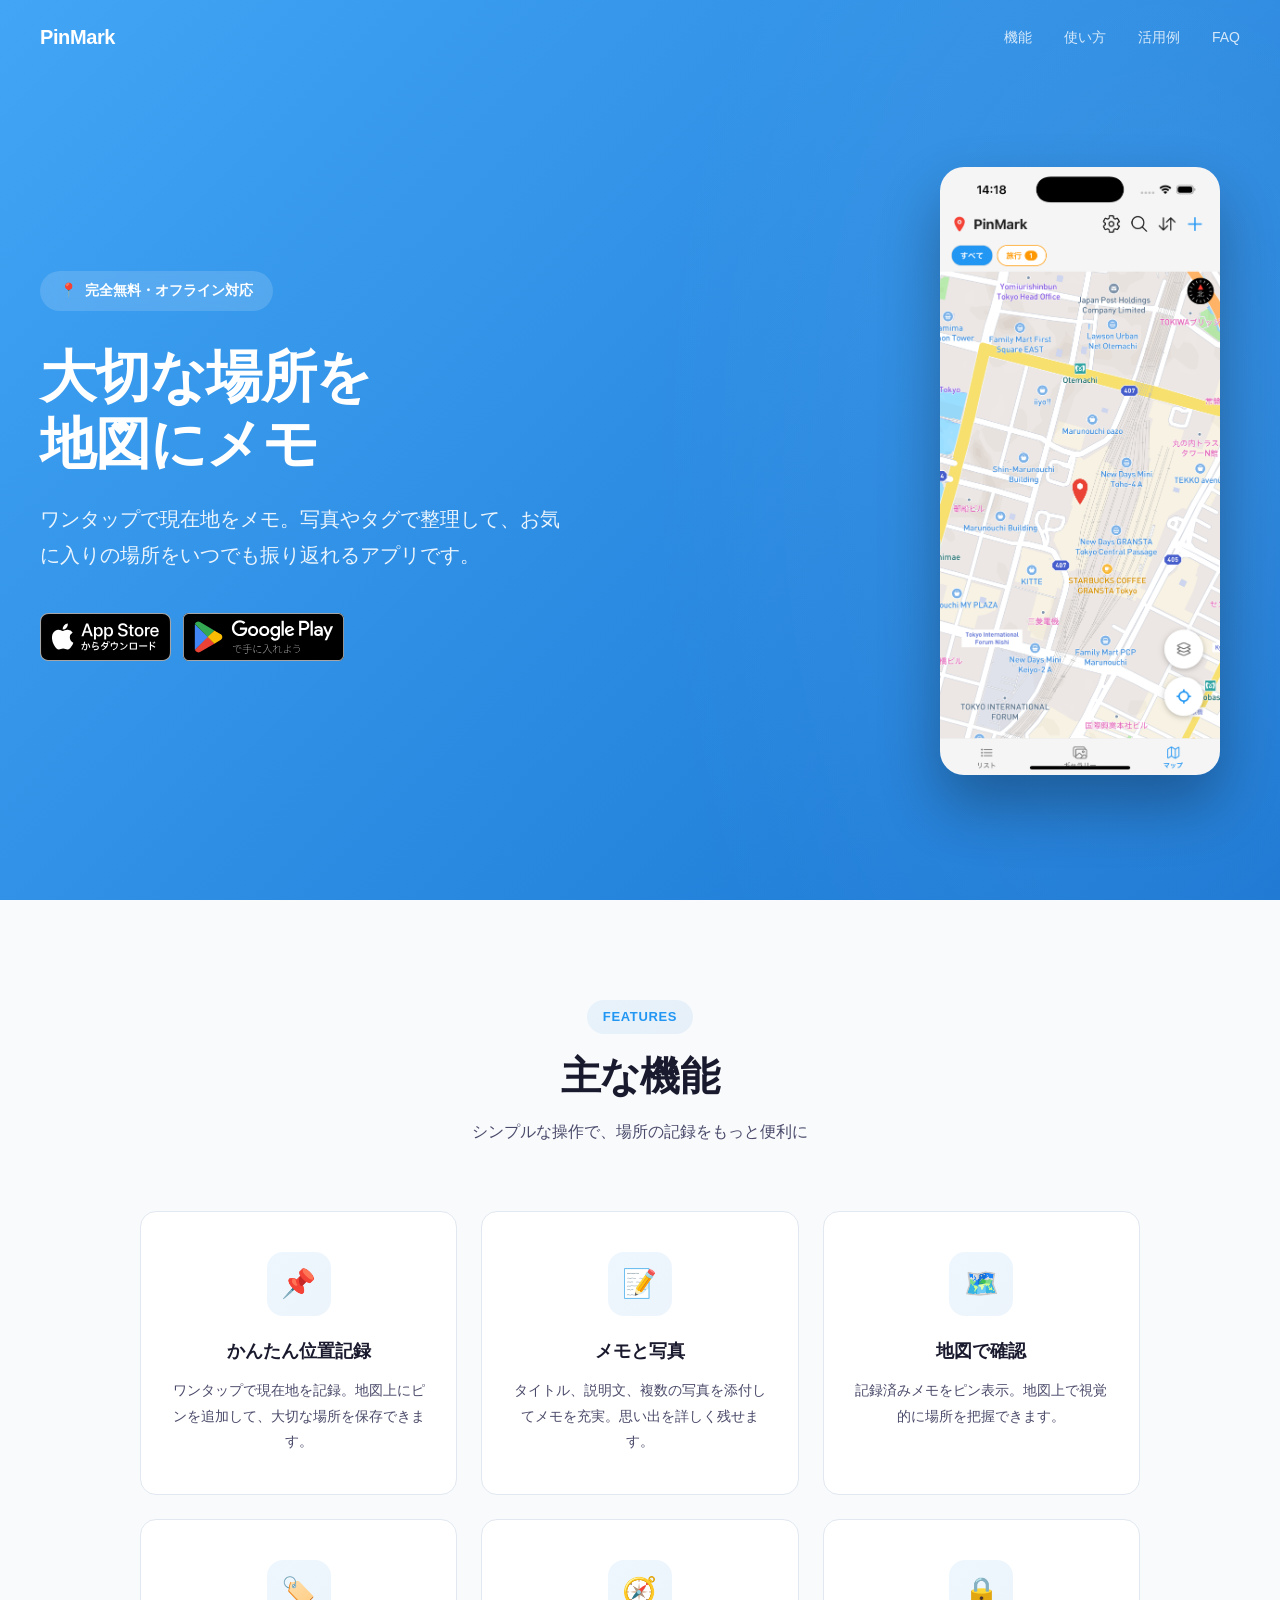
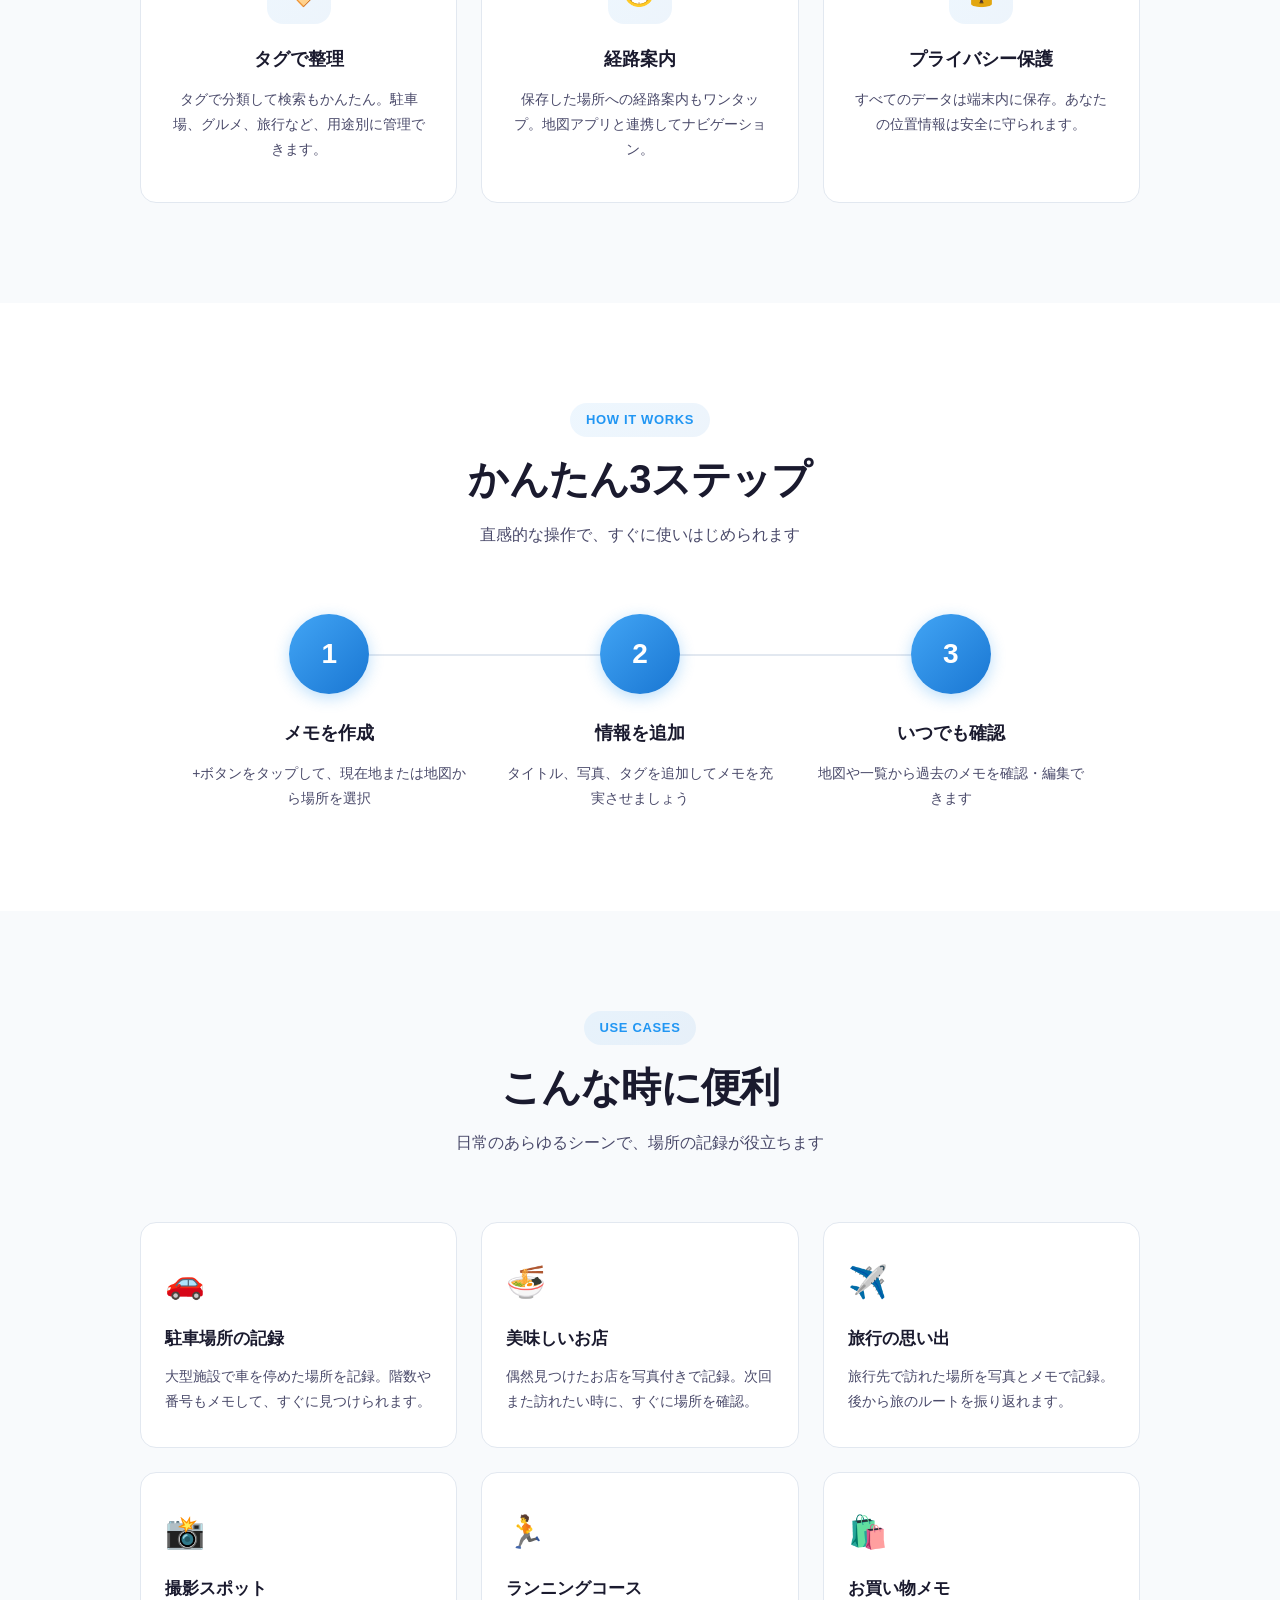
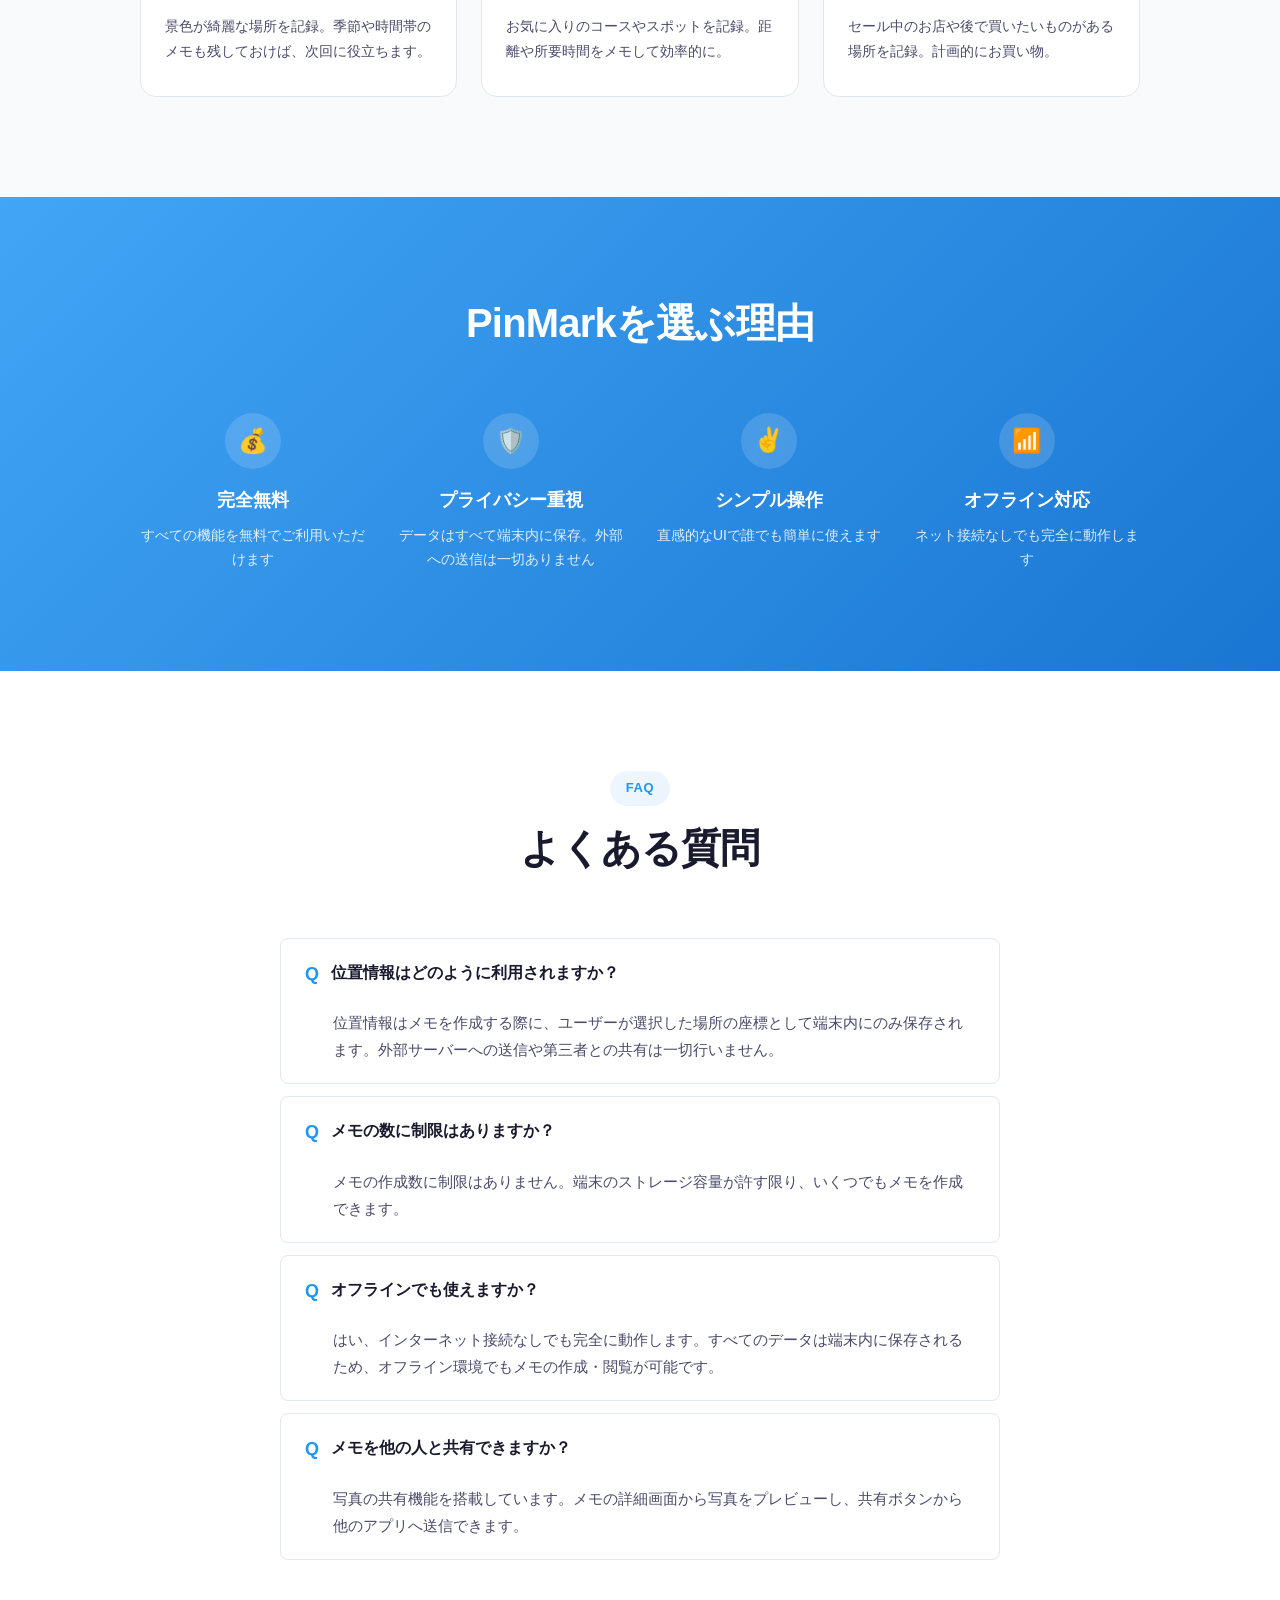
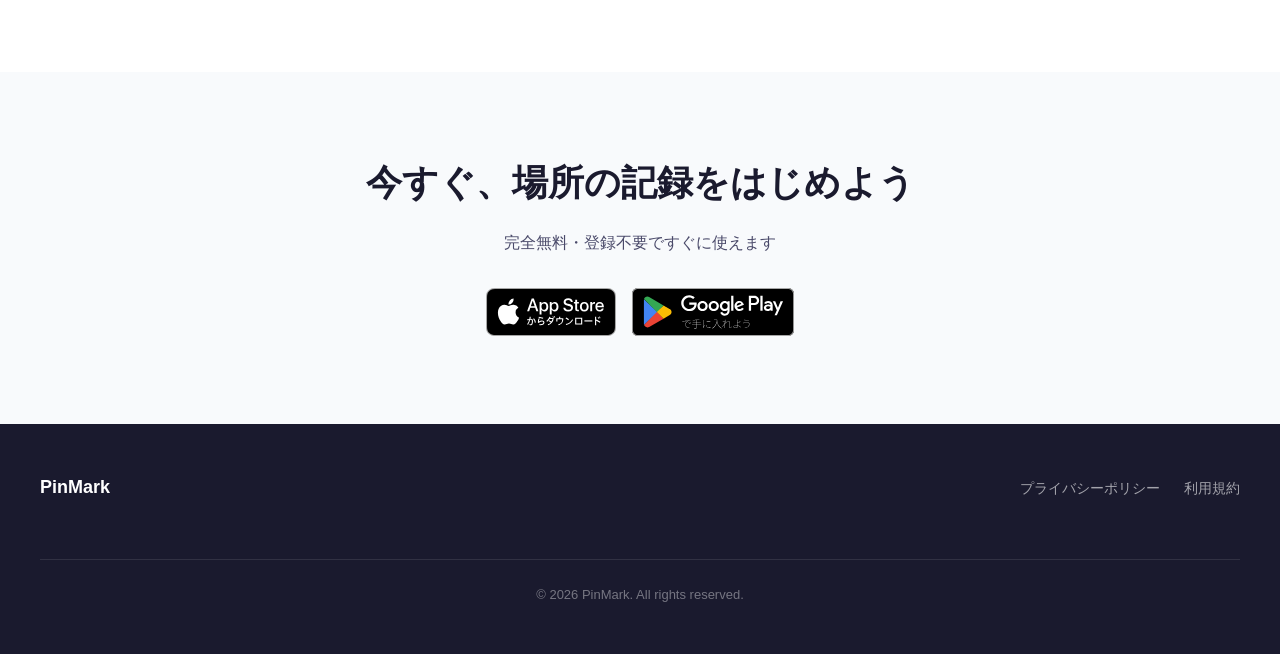
<file: index.html>
<!DOCTYPE html>
<html lang="ja">

<head>
    <meta charset="UTF-8">
    <meta name="viewport" content="width=device-width, initial-scale=1.0">

    <!-- SEO基本メタタグ -->
    <title>PinMark - 地図に残すメモアプリ | 場所の記録・整理・経路案内までこれ一つ</title>
    <meta name="description" content="【無料】位置メモアプリ PinMark。ワンタップで現在地にメモ・写真を保存。地図上にピン表示で場所を管理。駐車場の記録、お気に入りスポット、旅行の思い出に。オフライン対応・プライバシー重視。">
    <meta name="keywords" content="PinMark, 位置メモ, 地図メモ, 位置情報, メモアプリ, 地図アプリ, 場所記録, 駐車場記録, 旅行記録, スポット管理, iPhone, Android">
    <meta name="robots" content="index, follow">
    <meta name="author" content="PinMark">

    <!-- hreflang（多言語対応準備） -->
    <link rel="alternate" hreflang="ja" href="https://cocomemo.app/">
    <link rel="alternate" hreflang="x-default" href="https://cocomemo.app/">

    <!-- OGP (Open Graph Protocol) -->
    <meta property="og:type" content="website">
    <meta property="og:title" content="PinMark - 地図に残すメモアプリ | 場所の記録・整理・経路案内までこれ一つ">
    <meta property="og:description" content="【無料】ワンタップで現在地にメモ・写真を保存。地図上にピン表示で場所を管理。駐車場の記録、お気に入りスポット、旅行の思い出に。">
    <meta property="og:url" content="https://cocomemo.app/">
    <meta property="og:site_name" content="PinMark">
    <meta property="og:locale" content="ja_JP">
    <meta property="og:locale:alternate" content="en_US">

    <!-- Twitter Card -->
    <meta name="twitter:card" content="summary">
    <meta name="twitter:title" content="PinMark - 地図に残すメモアプリ | 場所の記録・整理・経路案内までこれ一つ">
    <meta name="twitter:description" content="ワンタップで現在地にメモ・写真を保存。地図上にピン表示で場所を管理。完全無料・オフライン対応。">

    <!-- 構造化データ (JSON-LD) - SoftwareApplication -->
    <script type="application/ld+json">
    {
        "@context": "https://schema.org",
        "@type": "SoftwareApplication",
        "name": "PinMark",
        "applicationCategory": "UtilitiesApplication",
        "operatingSystem": "iOS 14.0+, Android 6.0+",
        "offers": {
            "@type": "Offer",
            "price": "0",
            "priceCurrency": "JPY",
            "description": "完全無料 - すべての機能を無料でご利用いただけます",
            "availability": "https://schema.org/InStock"
        },
        "description": "地図上の現在地にメモを残せるシンプルな位置メモアプリ。ワンタップで場所を記録し、写真やタグで整理。駐車場の記録、お気に入りスポット、旅行の思い出に。",
        "featureList": [
            "ワンタップで現在地を記録",
            "写真・メモの添付",
            "地図上にピン表示",
            "タグによる分類・検索",
            "経路案内連携",
            "完全オフライン対応",
            "データは端末内に保存"
        ],
        "inLanguage": ["ja", "en"],
        "softwareVersion": "1.1.0"
    }
    </script>

    <!-- 構造化データ (JSON-LD) - WebSite -->
    <script type="application/ld+json">
    {
        "@context": "https://schema.org",
        "@type": "WebSite",
        "name": "PinMark",
        "url": "https://cocomemo.app/",
        "description": "地図上の現在地にメモを残せるシンプルな位置メモアプリ",
        "inLanguage": "ja"
    }
    </script>

    <!-- 構造化データ (JSON-LD) - Organization -->
    <script type="application/ld+json">
    {
        "@context": "https://schema.org",
        "@type": "Organization",
        "name": "PinMark",
        "url": "https://cocomemo.app/",
        "contactPoint": {
            "@type": "ContactPoint",
            "email": "cocomemo.developer@gmail.com",
            "contactType": "customer support"
        }
    }
    </script>

    <!-- 構造化データ (JSON-LD) - FAQPage -->
    <script type="application/ld+json">
    {
        "@context": "https://schema.org",
        "@type": "FAQPage",
        "mainEntity": [
            {
                "@type": "Question",
                "name": "PinMarkは無料で使えますか？",
                "acceptedAnswer": {
                    "@type": "Answer",
                    "text": "はい、PinMarkはすべての機能を完全無料でご利用いただけます。メモの作成数に制限はなく、端末のストレージ容量が許す限り、いくつでもメモを作成できます。"
                }
            },
            {
                "@type": "Question",
                "name": "位置情報はどのように利用されますか？",
                "acceptedAnswer": {
                    "@type": "Answer",
                    "text": "位置情報はメモを作成する際に、ユーザーが選択した場所の座標として端末内にのみ保存されます。外部サーバーへの送信や第三者との共有は一切行いません。"
                }
            },
            {
                "@type": "Question",
                "name": "オフラインでも使えますか？",
                "acceptedAnswer": {
                    "@type": "Answer",
                    "text": "はい、PinMarkはインターネット接続なしでも完全に動作します。すべてのデータは端末内に保存されるため、オフライン環境でもメモの作成・閲覧が可能です。"
                }
            }
        ]
    }
    </script>

    <!-- 構造化データ (JSON-LD) - BreadcrumbList -->
    <script type="application/ld+json">
    {
        "@context": "https://schema.org",
        "@type": "BreadcrumbList",
        "itemListElement": [
            {
                "@type": "ListItem",
                "position": 1,
                "name": "ホーム",
                "item": "https://cocomemo.app/"
            }
        ]
    }
    </script>

    <style>
        :root {
            --primary: #2196F3;
            --primary-dark: #1565c0;
            --primary-light: #42a5f5;
            --accent: #4CAF50;
            --text-primary: #1a1a2e;
            --text-secondary: #4a4a6a;
            --text-muted: #8a8aa3;
            --bg-primary: #ffffff;
            --bg-secondary: #f8fafc;
            --bg-tertiary: #f1f5f9;
            --border: #e2e8f0;
            --gradient: linear-gradient(135deg, #42a5f5 0%, #1976d2 100%);
            --gradient-soft: linear-gradient(135deg, rgba(33, 150, 243, 0.08) 0%, rgba(25, 118, 210, 0.08) 100%);
            --shadow-sm: 0 1px 2px rgba(0,0,0,0.05);
            --shadow-md: 0 4px 12px rgba(0,0,0,0.08);
            --shadow-lg: 0 12px 40px rgba(0,0,0,0.12);
            --radius-sm: 8px;
            --radius-md: 16px;
            --radius-lg: 24px;
        }

        * {
            margin: 0;
            padding: 0;
            box-sizing: border-box;
        }

        html {
            scroll-behavior: smooth;
        }

        body {
            font-family: -apple-system, BlinkMacSystemFont, 'Segoe UI', 'Hiragino Sans', 'Noto Sans JP', sans-serif;
            line-height: 1.7;
            color: var(--text-primary);
            background-color: var(--bg-primary);
            overflow-x: hidden;
        }

        /* Skip Link */
        .skip-link {
            position: absolute;
            top: -40px;
            left: 0;
            background: var(--primary);
            color: white;
            padding: 8px 16px;
            text-decoration: none;
            z-index: 100;
            border-radius: 0 0 var(--radius-sm) 0;
            font-size: 14px;
            font-weight: 600;
        }

        .skip-link:focus {
            top: 0;
        }

        /* Navigation */
        .site-header {
            position: absolute;
            top: 0;
            left: 0;
            right: 0;
            z-index: 10;
            padding: 20px 24px;
        }

        .site-nav {
            max-width: 1200px;
            margin: 0 auto;
        }

        .nav-container {
            display: flex;
            align-items: center;
            justify-content: space-between;
        }

        .nav-logo {
            font-size: 20px;
            font-weight: 800;
            color: white;
            text-decoration: none;
            letter-spacing: -0.02em;
        }

        .nav-links {
            display: flex;
            list-style: none;
            gap: 32px;
        }

        .nav-links a {
            color: rgba(255,255,255,0.8);
            text-decoration: none;
            font-size: 14px;
            font-weight: 500;
            transition: color 0.3s ease;
        }

        .nav-links a:hover {
            color: white;
        }

        @media (max-width: 768px) {
            .nav-links {
                display: none;
            }
        }

        /* Container */
        .container {
            max-width: 1200px;
            margin: 0 auto;
            padding: 0 24px;
        }

        .container-narrow {
            max-width: 800px;
            margin: 0 auto;
            padding: 0 24px;
        }

        /* ========================
           Hero Section
           ======================== */
        .hero {
            background: var(--gradient);
            min-height: 100vh;
            display: flex;
            align-items: center;
            position: relative;
            overflow: hidden;
            padding: 120px 24px 80px;
        }

        .hero::before {
            content: '';
            position: absolute;
            top: -50%;
            right: -30%;
            width: 80%;
            height: 200%;
            background: radial-gradient(ellipse, rgba(255,255,255,0.08) 0%, transparent 70%);
            pointer-events: none;
        }

        .hero-content {
            max-width: 1200px;
            margin: 0 auto;
            width: 100%;
            display: flex;
            align-items: center;
            gap: 80px;
        }

        .hero-text {
            flex: 1;
            color: white;
        }

        .hero-badge {
            display: inline-flex;
            align-items: center;
            gap: 8px;
            background: rgba(255,255,255,0.15);
            backdrop-filter: blur(10px);
            padding: 8px 20px;
            border-radius: 100px;
            font-size: 14px;
            font-weight: 600;
            color: white;
            margin-bottom: 32px;
        }

        .hero-title {
            font-size: clamp(36px, 5vw, 56px);
            font-weight: 800;
            line-height: 1.2;
            letter-spacing: -0.02em;
            margin-bottom: 24px;
        }

        .hero-subtitle {
            font-size: clamp(16px, 2vw, 20px);
            line-height: 1.8;
            opacity: 0.9;
            margin-bottom: 40px;
            max-width: 520px;
        }

        .hero-actions {
            display: flex;
            gap: 16px;
            flex-wrap: wrap;
            align-items: center;
        }

        /* Store Badges */
        .store-badges {
            display: flex;
            gap: 12px;
            flex-wrap: wrap;
            align-items: center;
        }

        .store-badge {
            display: inline-block;
            transition: all 0.3s ease;
        }

        .store-badge:hover {
            transform: translateY(-2px);
            opacity: 0.9;
        }

        .store-badge img {
            height: 48px;
            width: auto;
        }

        .hero-visual {
            flex: 0 0 320px;
            display: flex;
            justify-content: center;
        }

        .hero-phone-carousel {
            position: relative;
            width: 280px;
            aspect-ratio: 9 / 19.5;
        }

        .hero-phone-img {
            position: absolute;
            top: 0;
            left: 0;
            width: 100%;
            height: auto;
            border-radius: 24px;
            box-shadow: 0 30px 60px rgba(0,0,0,0.3);
            opacity: 0;
            transition: opacity 1s ease-in-out;
        }

        .hero-phone-img.active {
            opacity: 1;
        }

        @media (max-width: 900px) {
            .hero-content {
                flex-direction: column;
                text-align: center;
                gap: 48px;
            }

            .hero-subtitle {
                margin-left: auto;
                margin-right: auto;
            }

            .hero-actions {
                justify-content: center;
            }

            .hero-visual {
                flex: none;
            }

            .hero-phone-carousel {
                width: 240px;
            }
        }

        @media (max-width: 480px) {
            .hero {
                min-height: auto;
                padding: 100px 20px 60px;
            }

            .hero-visual {
                display: none;
            }
        }

        /* Buttons */
        .btn {
            display: inline-flex;
            align-items: center;
            gap: 8px;
            padding: 14px 32px;
            border-radius: 100px;
            text-decoration: none;
            font-weight: 700;
            font-size: 15px;
            transition: all 0.3s ease;
            border: none;
            cursor: pointer;
        }

        .btn-primary {
            background: white;
            color: var(--primary);
            box-shadow: 0 4px 15px rgba(0,0,0,0.15);
        }

        .btn-primary:hover {
            transform: translateY(-2px);
            box-shadow: 0 8px 25px rgba(0,0,0,0.2);
        }

        .btn-outline {
            background: transparent;
            color: white;
            border: 2px solid rgba(255,255,255,0.4);
        }

        .btn-outline:hover {
            background: rgba(255,255,255,0.1);
            border-color: white;
        }

        /* ========================
           Section Common
           ======================== */
        .section {
            padding: 100px 24px;
        }

        .section-alt {
            background: var(--bg-secondary);
        }

        .section-header {
            text-align: center;
            margin-bottom: 64px;
        }

        .section-label {
            display: inline-block;
            background: var(--gradient-soft);
            color: var(--primary);
            padding: 6px 16px;
            border-radius: 100px;
            font-size: 13px;
            font-weight: 700;
            letter-spacing: 0.05em;
            margin-bottom: 16px;
        }

        .section-title {
            font-size: clamp(28px, 4vw, 40px);
            font-weight: 800;
            color: var(--text-primary);
            letter-spacing: -0.02em;
            line-height: 1.3;
        }

        .section-desc {
            font-size: 16px;
            color: var(--text-secondary);
            max-width: 600px;
            margin: 16px auto 0;
            line-height: 1.8;
        }

        /* ========================
           Features Section
           ======================== */
        .features-grid {
            display: grid;
            grid-template-columns: repeat(3, 1fr);
            gap: 24px;
            max-width: 1000px;
            margin: 0 auto;
        }

        .feature-card {
            background: white;
            border-radius: var(--radius-md);
            padding: 40px 28px;
            text-align: center;
            border: 1px solid var(--border);
            transition: all 0.3s ease;
        }

        .feature-card:hover {
            transform: translateY(-4px);
            box-shadow: var(--shadow-lg);
            border-color: transparent;
        }

        .feature-icon-wrap {
            width: 64px;
            height: 64px;
            margin: 0 auto 20px;
            background: var(--gradient-soft);
            border-radius: var(--radius-md);
            display: flex;
            align-items: center;
            justify-content: center;
            font-size: 28px;
        }

        .feature-card h3 {
            font-size: 18px;
            font-weight: 700;
            color: var(--text-primary);
            margin-bottom: 12px;
        }

        .feature-card p {
            font-size: 14px;
            color: var(--text-secondary);
            line-height: 1.8;
        }

        @media (max-width: 900px) {
            .features-grid {
                grid-template-columns: repeat(2, 1fr);
            }
        }

        @media (max-width: 600px) {
            .features-grid {
                grid-template-columns: 1fr;
            }
        }

        /* ========================
           How It Works Section
           ======================== */
        .steps-container {
            display: flex;
            gap: 32px;
            max-width: 900px;
            margin: 0 auto;
            position: relative;
        }

        .steps-container::before {
            content: '';
            position: absolute;
            top: 40px;
            left: 15%;
            right: 15%;
            height: 2px;
            background: var(--border);
        }

        .step-item {
            flex: 1;
            text-align: center;
            position: relative;
        }

        .step-number {
            width: 80px;
            height: 80px;
            margin: 0 auto 24px;
            background: var(--gradient);
            border-radius: 50%;
            display: flex;
            align-items: center;
            justify-content: center;
            font-size: 28px;
            font-weight: 800;
            color: white;
            position: relative;
            z-index: 1;
            box-shadow: 0 4px 15px rgba(33, 150, 243, 0.3);
        }

        .step-item h3 {
            font-size: 18px;
            font-weight: 700;
            color: var(--text-primary);
            margin-bottom: 12px;
        }

        .step-item p {
            font-size: 14px;
            color: var(--text-secondary);
            line-height: 1.8;
        }

        @media (max-width: 600px) {
            .steps-container {
                flex-direction: column;
                gap: 40px;
            }

            .steps-container::before {
                top: 0;
                bottom: 0;
                left: 40px;
                right: auto;
                width: 2px;
                height: auto;
            }

            .step-item {
                display: flex;
                text-align: left;
                gap: 24px;
            }

            .step-number {
                width: 56px;
                height: 56px;
                flex-shrink: 0;
                margin: 0;
                font-size: 22px;
            }
        }

        /* ========================
           Use Cases Section
           ======================== */
        .usecases-grid {
            display: grid;
            grid-template-columns: repeat(3, 1fr);
            gap: 24px;
            max-width: 1000px;
            margin: 0 auto;
        }

        .usecase-card {
            background: white;
            border-radius: var(--radius-md);
            padding: 32px 24px;
            border: 1px solid var(--border);
            transition: all 0.3s ease;
        }

        .usecase-card:hover {
            border-color: var(--primary);
            box-shadow: var(--shadow-md);
        }

        .usecase-icon {
            font-size: 32px;
            margin-bottom: 16px;
        }

        .usecase-card h3 {
            font-size: 17px;
            font-weight: 700;
            color: var(--text-primary);
            margin-bottom: 10px;
        }

        .usecase-card p {
            font-size: 14px;
            color: var(--text-secondary);
            line-height: 1.8;
        }

        @media (max-width: 900px) {
            .usecases-grid {
                grid-template-columns: repeat(2, 1fr);
            }
        }

        @media (max-width: 600px) {
            .usecases-grid {
                grid-template-columns: 1fr;
            }
        }

        /* ========================
           Benefits Section
           ======================== */
        .benefits-section {
            background: var(--gradient);
            padding: 100px 24px;
        }

        .benefits-grid {
            display: grid;
            grid-template-columns: repeat(4, 1fr);
            gap: 32px;
            max-width: 1000px;
            margin: 0 auto;
        }

        .benefit-card {
            text-align: center;
            color: white;
        }

        .benefit-icon {
            width: 56px;
            height: 56px;
            margin: 0 auto 16px;
            background: rgba(255,255,255,0.15);
            backdrop-filter: blur(10px);
            border-radius: 50%;
            display: flex;
            align-items: center;
            justify-content: center;
            font-size: 24px;
        }

        .benefit-card h3 {
            font-size: 18px;
            font-weight: 700;
            margin-bottom: 8px;
        }

        .benefit-card p {
            font-size: 14px;
            opacity: 0.85;
            line-height: 1.7;
        }

        @media (max-width: 900px) {
            .benefits-grid {
                grid-template-columns: repeat(2, 1fr);
            }
        }

        @media (max-width: 480px) {
            .benefits-grid {
                grid-template-columns: 1fr;
            }
        }

        /* ========================
           FAQ Section
           ======================== */
        .faq-list {
            max-width: 720px;
            margin: 0 auto;
        }

        .faq-item {
            border: 1px solid var(--border);
            border-radius: var(--radius-sm);
            margin-bottom: 12px;
            overflow: hidden;
            transition: border-color 0.3s;
        }

        .faq-item:hover {
            border-color: var(--primary);
        }

        .faq-question {
            padding: 20px 24px;
            font-size: 16px;
            font-weight: 600;
            color: var(--text-primary);
            display: flex;
            align-items: flex-start;
            gap: 12px;
            cursor: default;
        }

        .faq-q-mark {
            color: var(--primary);
            font-weight: 800;
            font-size: 18px;
            flex-shrink: 0;
        }

        .faq-answer {
            padding: 0 24px 20px 52px;
            font-size: 15px;
            color: var(--text-secondary);
            line-height: 1.8;
        }

        /* ========================
           CTA Section
           ======================== */
        .cta-section {
            text-align: center;
            padding: 80px 24px;
            background: var(--bg-secondary);
        }

        .cta-title {
            font-size: clamp(24px, 3vw, 36px);
            font-weight: 800;
            color: var(--text-primary);
            margin-bottom: 16px;
        }

        .cta-desc {
            font-size: 16px;
            color: var(--text-secondary);
            margin-bottom: 32px;
        }

        .cta-buttons {
            display: flex;
            gap: 16px;
            justify-content: center;
            flex-wrap: wrap;
        }

        .btn-cta {
            display: inline-flex;
            align-items: center;
            gap: 8px;
            padding: 16px 36px;
            background: var(--gradient);
            color: white;
            border-radius: 100px;
            text-decoration: none;
            font-weight: 700;
            font-size: 16px;
            transition: all 0.3s ease;
            box-shadow: 0 4px 15px rgba(33, 150, 243, 0.3);
        }

        .btn-cta:hover {
            transform: translateY(-2px);
            box-shadow: 0 8px 25px rgba(33, 150, 243, 0.4);
        }

        /* ========================
           Footer
           ======================== */
        .site-footer {
            background: #1a1a2e;
            color: rgba(255,255,255,0.7);
            padding: 48px 24px;
        }

        .footer-content {
            max-width: 1200px;
            margin: 0 auto;
            display: flex;
            justify-content: space-between;
            align-items: center;
            flex-wrap: wrap;
            gap: 24px;
        }

        .footer-logo {
            font-size: 18px;
            font-weight: 800;
            color: white;
        }

        .footer-links {
            display: flex;
            gap: 24px;
            list-style: none;
        }

        .footer-links a {
            color: rgba(255,255,255,0.6);
            text-decoration: none;
            font-size: 14px;
            transition: color 0.3s;
        }

        .footer-links a:hover {
            color: white;
        }

        .footer-copy {
            width: 100%;
            text-align: center;
            margin-top: 32px;
            padding-top: 24px;
            border-top: 1px solid rgba(255,255,255,0.1);
            font-size: 13px;
            color: rgba(255,255,255,0.4);
        }

        /* ========================
           Animations
           ======================== */
        @keyframes fadeInUp {
            from {
                opacity: 0;
                transform: translateY(30px);
            }
            to {
                opacity: 1;
                transform: translateY(0);
            }
        }

        .fade-in {
            animation: fadeInUp 0.6s ease-out;
        }

        /* ========================
           Dark Mode
           ======================== */
        @media (prefers-color-scheme: dark) {
            :root {
                --text-primary: #e8e8f0;
                --text-secondary: #a0a0b8;
                --text-muted: #6a6a82;
                --bg-primary: #0f0f1a;
                --bg-secondary: #1a1a2e;
                --bg-tertiary: #252540;
                --border: #2a2a45;
            }

            .feature-card,
            .usecase-card {
                background: var(--bg-secondary);
            }

            .faq-item {
                background: var(--bg-secondary);
            }


            .cta-section {
                background: var(--bg-secondary);
            }
        }
    </style>
</head>

<body>
    <!-- アクセシビリティ: スキップリンク -->
    <a href="#main" class="skip-link">メインコンテンツへスキップ</a>

    <!-- Navigation -->
    <header class="site-header">
        <nav class="site-nav" aria-label="メインナビゲーション">
            <div class="nav-container">
                <a href="/" class="nav-logo" aria-label="PinMark ホーム">PinMark</a>
                <ul class="nav-links">
                    <li><a href="#features">機能</a></li>
                    <li><a href="#how-it-works">使い方</a></li>
                    <li><a href="#use-cases">活用例</a></li>
                    <li><a href="#faq">FAQ</a></li>
                </ul>
            </div>
        </nav>
    </header>

    <main id="main">
        <!-- ========================
             Hero Section
             ======================== -->
        <section class="hero" aria-label="PinMark紹介">
            <div class="hero-content fade-in">
                <div class="hero-text">
                    <div class="hero-badge">
                        <span>&#x1F4CD;</span> 完全無料・オフライン対応
                    </div>
                    <h1 class="hero-title">大切な場所を<br>地図にメモ</h1>
                    <p class="hero-subtitle">ワンタップで現在地をメモ。写真やタグで整理して、お気に入りの場所をいつでも振り返れるアプリです。</p>
                    <div class="hero-actions">
                        <div class="store-badges">
                            <a href="https://apps.apple.com/jp/app/%E3%82%B3%E3%82%B3%E3%83%A1%E3%83%A2-%E4%BD%8D%E7%BD%AE%E6%83%85%E5%A0%B1%E4%BB%98%E3%81%8D%E3%83%A1%E3%83%A2%E5%B8%B3/id6754334179" class="store-badge" aria-label="App Storeでダウンロード">
                                <img src="image/ios-badge.svg" alt="App Storeからダウンロード" height="48">
                            </a>
                            <a href="https://play.google.com/store/apps/details?id=com.sikakou.cocomemo&hl=ja" class="store-badge" aria-label="Google Playで手に入れよう">
                                <img src="image/android-badge.svg" alt="Google Playで手に入れよう" height="48">
                            </a>
                        </div>
                    </div>
                </div>
                <div class="hero-visual" aria-hidden="true">
                    <div class="hero-phone-carousel">
                        <img src="image/top.png" alt="PinMark アプリ画面" class="hero-phone-img active">
                        <img src="image/top2.png" alt="PinMark アプリ画面" class="hero-phone-img">
                    </div>
                </div>
            </div>
        </section>

        <!-- ========================
             Features Section
             ======================== -->
        <section id="features" class="section section-alt" aria-label="主な機能">
            <div class="container">
                <div class="section-header">
                    <span class="section-label">FEATURES</span>
                    <h2 class="section-title">主な機能</h2>
                    <p class="section-desc">シンプルな操作で、場所の記録をもっと便利に</p>
                </div>
                <div class="features-grid">
                    <div class="feature-card">
                        <div class="feature-icon-wrap">&#x1F4CC;</div>
                        <h3>かんたん位置記録</h3>
                        <p>ワンタップで現在地を記録。地図上にピンを追加して、大切な場所を保存できます。</p>
                    </div>
                    <div class="feature-card">
                        <div class="feature-icon-wrap">&#x1F4DD;</div>
                        <h3>メモと写真</h3>
                        <p>タイトル、説明文、複数の写真を添付してメモを充実。思い出を詳しく残せます。</p>
                    </div>
                    <div class="feature-card">
                        <div class="feature-icon-wrap">&#x1F5FA;&#xFE0F;</div>
                        <h3>地図で確認</h3>
                        <p>記録済みメモをピン表示。地図上で視覚的に場所を把握できます。</p>
                    </div>
                    <div class="feature-card">
                        <div class="feature-icon-wrap">&#x1F3F7;&#xFE0F;</div>
                        <h3>タグで整理</h3>
                        <p>タグで分類して検索もかんたん。駐車場、グルメ、旅行など、用途別に管理できます。</p>
                    </div>
                    <div class="feature-card">
                        <div class="feature-icon-wrap">&#x1F9ED;</div>
                        <h3>経路案内</h3>
                        <p>保存した場所への経路案内もワンタップ。地図アプリと連携してナビゲーション。</p>
                    </div>
                    <div class="feature-card">
                        <div class="feature-icon-wrap">&#x1F512;</div>
                        <h3>プライバシー保護</h3>
                        <p>すべてのデータは端末内に保存。あなたの位置情報は安全に守られます。</p>
                    </div>
                </div>
            </div>
        </section>

        <!-- ========================
             How It Works Section
             ======================== -->
        <section id="how-it-works" class="section" aria-label="使い方">
            <div class="container">
                <div class="section-header">
                    <span class="section-label">HOW IT WORKS</span>
                    <h2 class="section-title">かんたん3ステップ</h2>
                    <p class="section-desc">直感的な操作で、すぐに使いはじめられます</p>
                </div>
                <div class="steps-container">
                    <div class="step-item">
                        <div class="step-number">1</div>
                        <div>
                            <h3>メモを作成</h3>
                            <p>+ボタンをタップして、現在地または地図から場所を選択</p>
                        </div>
                    </div>
                    <div class="step-item">
                        <div class="step-number">2</div>
                        <div>
                            <h3>情報を追加</h3>
                            <p>タイトル、写真、タグを追加してメモを充実させましょう</p>
                        </div>
                    </div>
                    <div class="step-item">
                        <div class="step-number">3</div>
                        <div>
                            <h3>いつでも確認</h3>
                            <p>地図や一覧から過去のメモを確認・編集できます</p>
                        </div>
                    </div>
                </div>
            </div>
        </section>

        <!-- ========================
             Use Cases Section
             ======================== -->
        <section id="use-cases" class="section section-alt" aria-label="活用例">
            <div class="container">
                <div class="section-header">
                    <span class="section-label">USE CASES</span>
                    <h2 class="section-title">こんな時に便利</h2>
                    <p class="section-desc">日常のあらゆるシーンで、場所の記録が役立ちます</p>
                </div>
                <div class="usecases-grid">
                    <div class="usecase-card">
                        <div class="usecase-icon">&#x1F697;</div>
                        <h3>駐車場所の記録</h3>
                        <p>大型施設で車を停めた場所を記録。階数や番号もメモして、すぐに見つけられます。</p>
                    </div>
                    <div class="usecase-card">
                        <div class="usecase-icon">&#x1F35C;</div>
                        <h3>美味しいお店</h3>
                        <p>偶然見つけたお店を写真付きで記録。次回また訪れたい時に、すぐに場所を確認。</p>
                    </div>
                    <div class="usecase-card">
                        <div class="usecase-icon">&#x2708;&#xFE0F;</div>
                        <h3>旅行の思い出</h3>
                        <p>旅行先で訪れた場所を写真とメモで記録。後から旅のルートを振り返れます。</p>
                    </div>
                    <div class="usecase-card">
                        <div class="usecase-icon">&#x1F4F8;</div>
                        <h3>撮影スポット</h3>
                        <p>景色が綺麗な場所を記録。季節や時間帯のメモも残しておけば、次回に役立ちます。</p>
                    </div>
                    <div class="usecase-card">
                        <div class="usecase-icon">&#x1F3C3;</div>
                        <h3>ランニングコース</h3>
                        <p>お気に入りのコースやスポットを記録。距離や所要時間をメモして効率的に。</p>
                    </div>
                    <div class="usecase-card">
                        <div class="usecase-icon">&#x1F6CD;&#xFE0F;</div>
                        <h3>お買い物メモ</h3>
                        <p>セール中のお店や後で買いたいものがある場所を記録。計画的にお買い物。</p>
                    </div>
                </div>
            </div>
        </section>

        <!-- ========================
             Benefits Section
             ======================== -->
        <section class="benefits-section" aria-label="PinMarkを選ぶ理由">
            <div class="container">
                <div class="section-header">
                    <h2 class="section-title" style="color: white;">PinMarkを選ぶ理由</h2>
                </div>
                <div class="benefits-grid">
                    <div class="benefit-card">
                        <div class="benefit-icon">&#x1F4B0;</div>
                        <h3>完全無料</h3>
                        <p>すべての機能を無料でご利用いただけます</p>
                    </div>
                    <div class="benefit-card">
                        <div class="benefit-icon">&#x1F6E1;&#xFE0F;</div>
                        <h3>プライバシー重視</h3>
                        <p>データはすべて端末内に保存。外部への送信は一切ありません</p>
                    </div>
                    <div class="benefit-card">
                        <div class="benefit-icon">&#x270C;&#xFE0F;</div>
                        <h3>シンプル操作</h3>
                        <p>直感的なUIで誰でも簡単に使えます</p>
                    </div>
                    <div class="benefit-card">
                        <div class="benefit-icon">&#x1F4F6;</div>
                        <h3>オフライン対応</h3>
                        <p>ネット接続なしでも完全に動作します</p>
                    </div>
                </div>
            </div>
        </section>

        <!-- ========================
             FAQ Section
             ======================== -->
        <section id="faq" class="section" aria-label="よくある質問">
            <div class="container">
                <div class="section-header">
                    <span class="section-label">FAQ</span>
                    <h2 class="section-title">よくある質問</h2>
                </div>
                <div class="faq-list">
                    <div class="faq-item">
                        <div class="faq-question">
                            <span class="faq-q-mark">Q</span>
                            <span>位置情報はどのように利用されますか？</span>
                        </div>
                        <div class="faq-answer">
                            位置情報はメモを作成する際に、ユーザーが選択した場所の座標として端末内にのみ保存されます。外部サーバーへの送信や第三者との共有は一切行いません。
                        </div>
                    </div>
                    <div class="faq-item">
                        <div class="faq-question">
                            <span class="faq-q-mark">Q</span>
                            <span>メモの数に制限はありますか？</span>
                        </div>
                        <div class="faq-answer">
                            メモの作成数に制限はありません。端末のストレージ容量が許す限り、いくつでもメモを作成できます。
                        </div>
                    </div>
                    <div class="faq-item">
                        <div class="faq-question">
                            <span class="faq-q-mark">Q</span>
                            <span>オフラインでも使えますか？</span>
                        </div>
                        <div class="faq-answer">
                            はい、インターネット接続なしでも完全に動作します。すべてのデータは端末内に保存されるため、オフライン環境でもメモの作成・閲覧が可能です。
                        </div>
                    </div>
                    <div class="faq-item">
                        <div class="faq-question">
                            <span class="faq-q-mark">Q</span>
                            <span>メモを他の人と共有できますか？</span>
                        </div>
                        <div class="faq-answer">
                            写真の共有機能を搭載しています。メモの詳細画面から写真をプレビューし、共有ボタンから他のアプリへ送信できます。
                        </div>
                    </div>
                </div>
            </div>
        </section>

        <!-- ========================
             CTA Section
             ======================== -->
        <section class="cta-section" aria-label="ダウンロード">
            <h2 class="cta-title">今すぐ、場所の記録をはじめよう</h2>
            <p class="cta-desc">完全無料・登録不要ですぐに使えます</p>
            <div class="cta-buttons">
                <a href="https://apps.apple.com/jp/app/%E3%82%B3%E3%82%B3%E3%83%A1%E3%83%A2-%E4%BD%8D%E7%BD%AE%E6%83%85%E5%A0%B1%E4%BB%98%E3%81%8D%E3%83%A1%E3%83%A2%E5%B8%B3/id6754334179" class="store-badge" aria-label="App Storeでダウンロード">
                    <img src="image/ios-badge.svg" alt="App Storeからダウンロード" height="48">
                </a>
                <a href="https://play.google.com/store/apps/details?id=com.sikakou.cocomemo&hl=ja" class="store-badge" aria-label="Google Playで手に入れよう">
                    <img src="image/android-badge.svg" alt="Google Playで手に入れよう" height="48">
                </a>
            </div>
        </section>
    </main>

    <!-- ========================
         Footer
         ======================== -->
    <footer class="site-footer">
        <div class="footer-content">
            <div class="footer-logo">PinMark</div>
            <ul class="footer-links">
                <li><a href="privacy.html">プライバシーポリシー</a></li>
                <li><a href="terms.html">利用規約</a></li>
            </ul>
            <div class="footer-copy">&copy; 2026 PinMark. All rights reserved.</div>
        </div>
    </footer>

    <script>
        (function() {
            var imgs = document.querySelectorAll('.hero-phone-carousel .hero-phone-img');
            if (imgs.length < 2) return;
            var current = 0;
            setInterval(function() {
                imgs[current].classList.remove('active');
                current = (current + 1) % imgs.length;
                imgs[current].classList.add('active');
            }, 4000);
        })();
    </script>
</body>

</html>
</file>
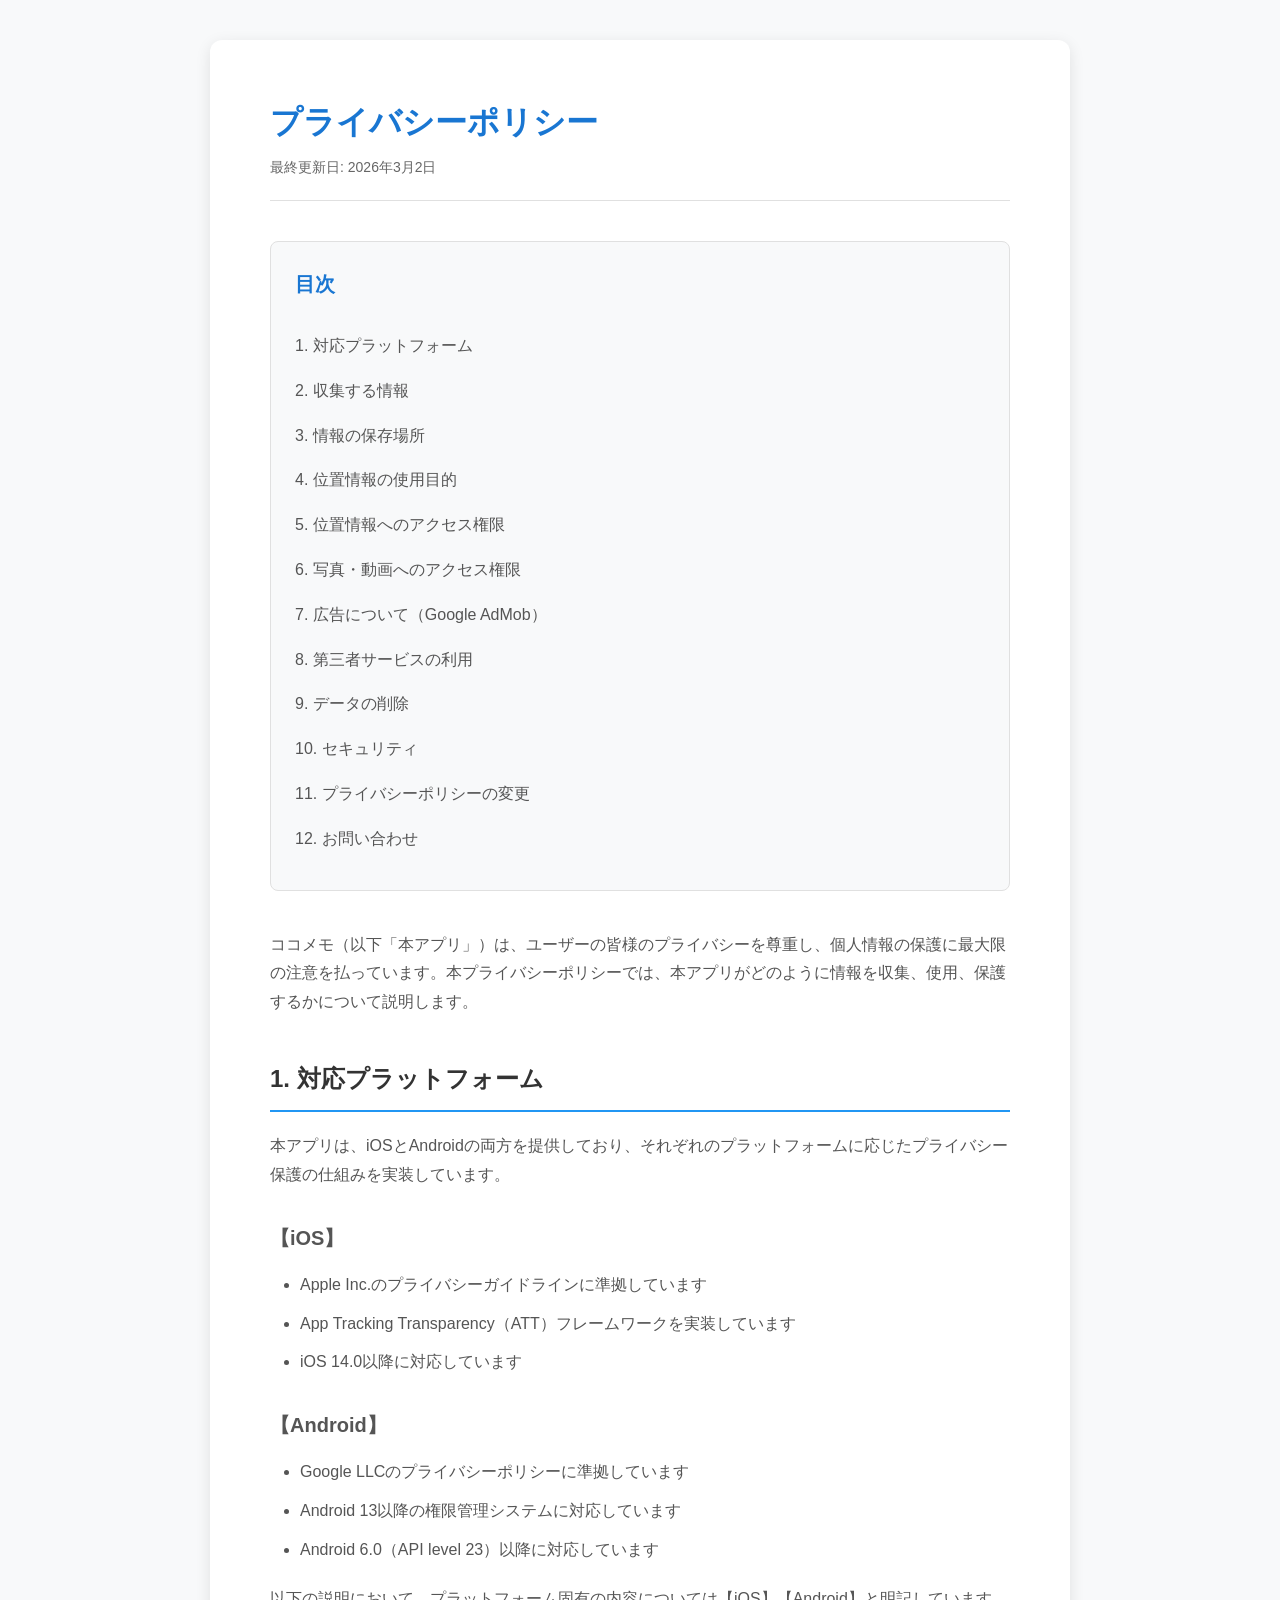
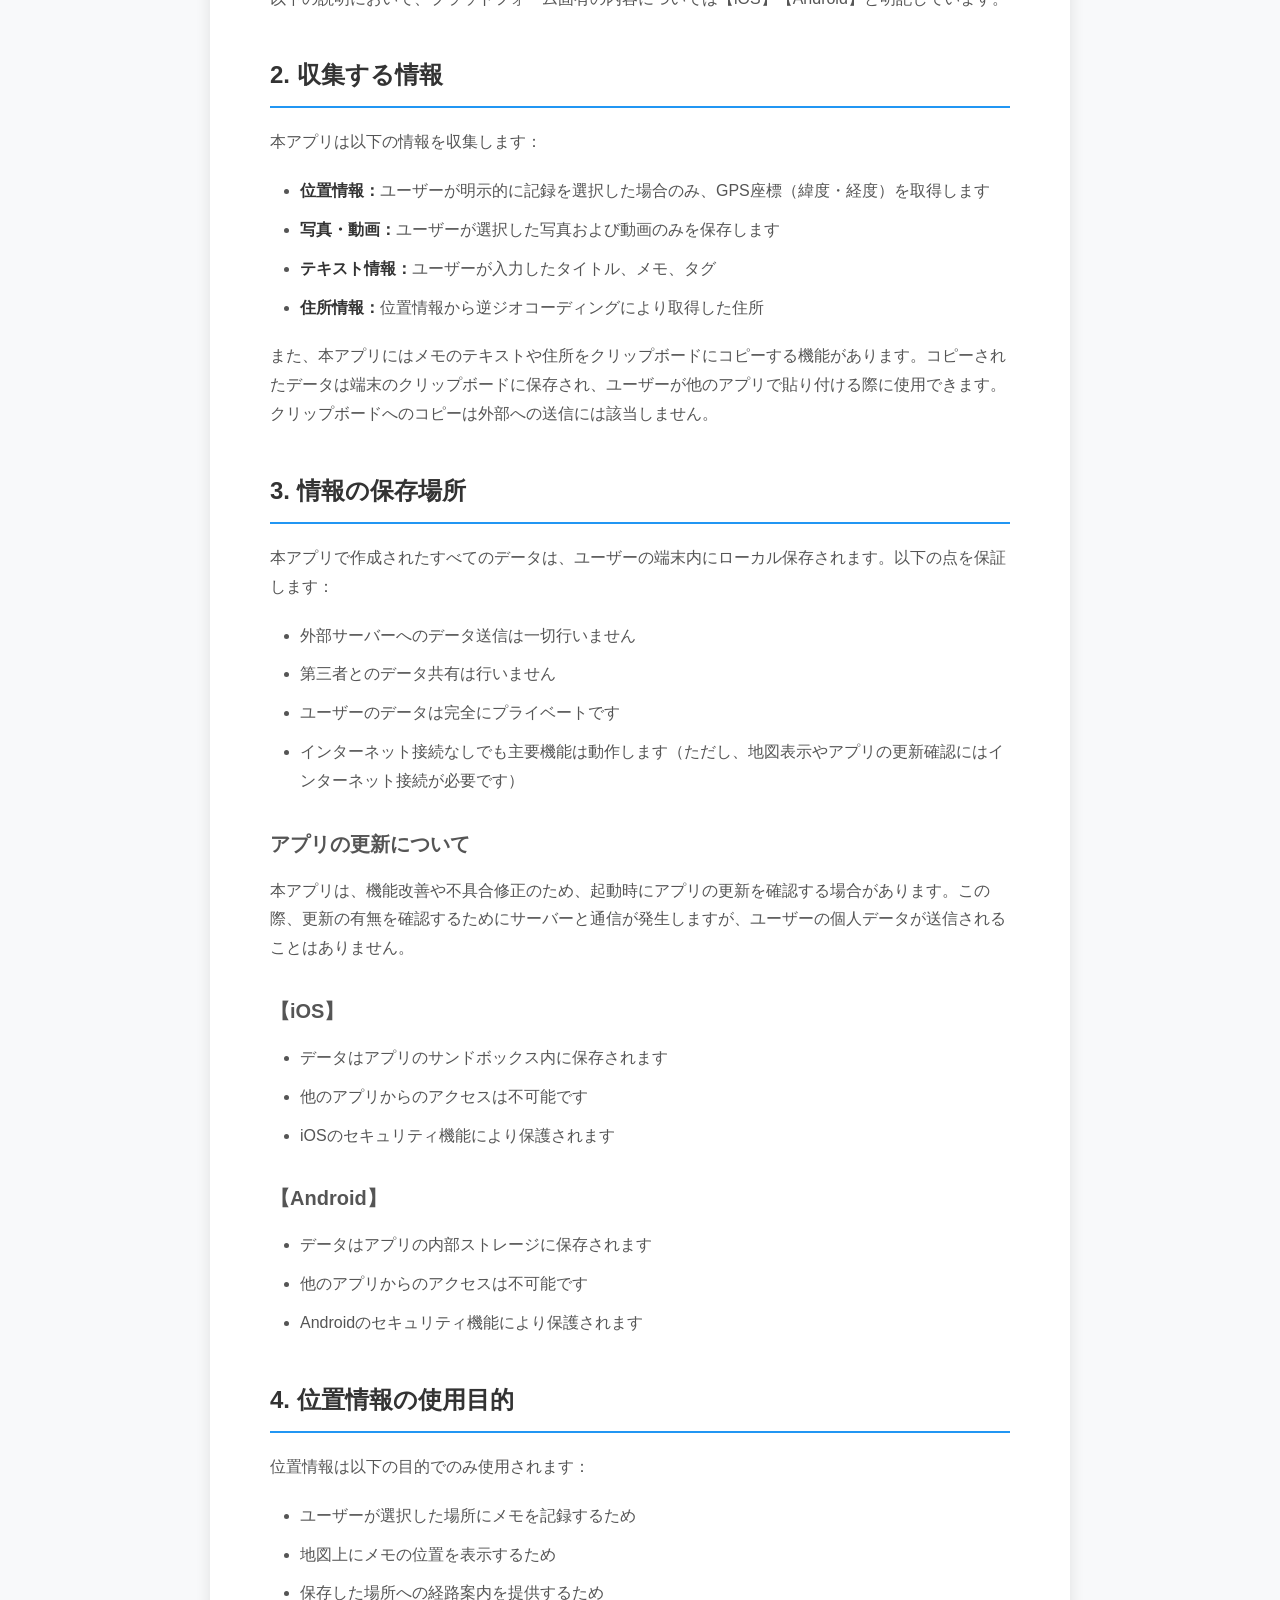
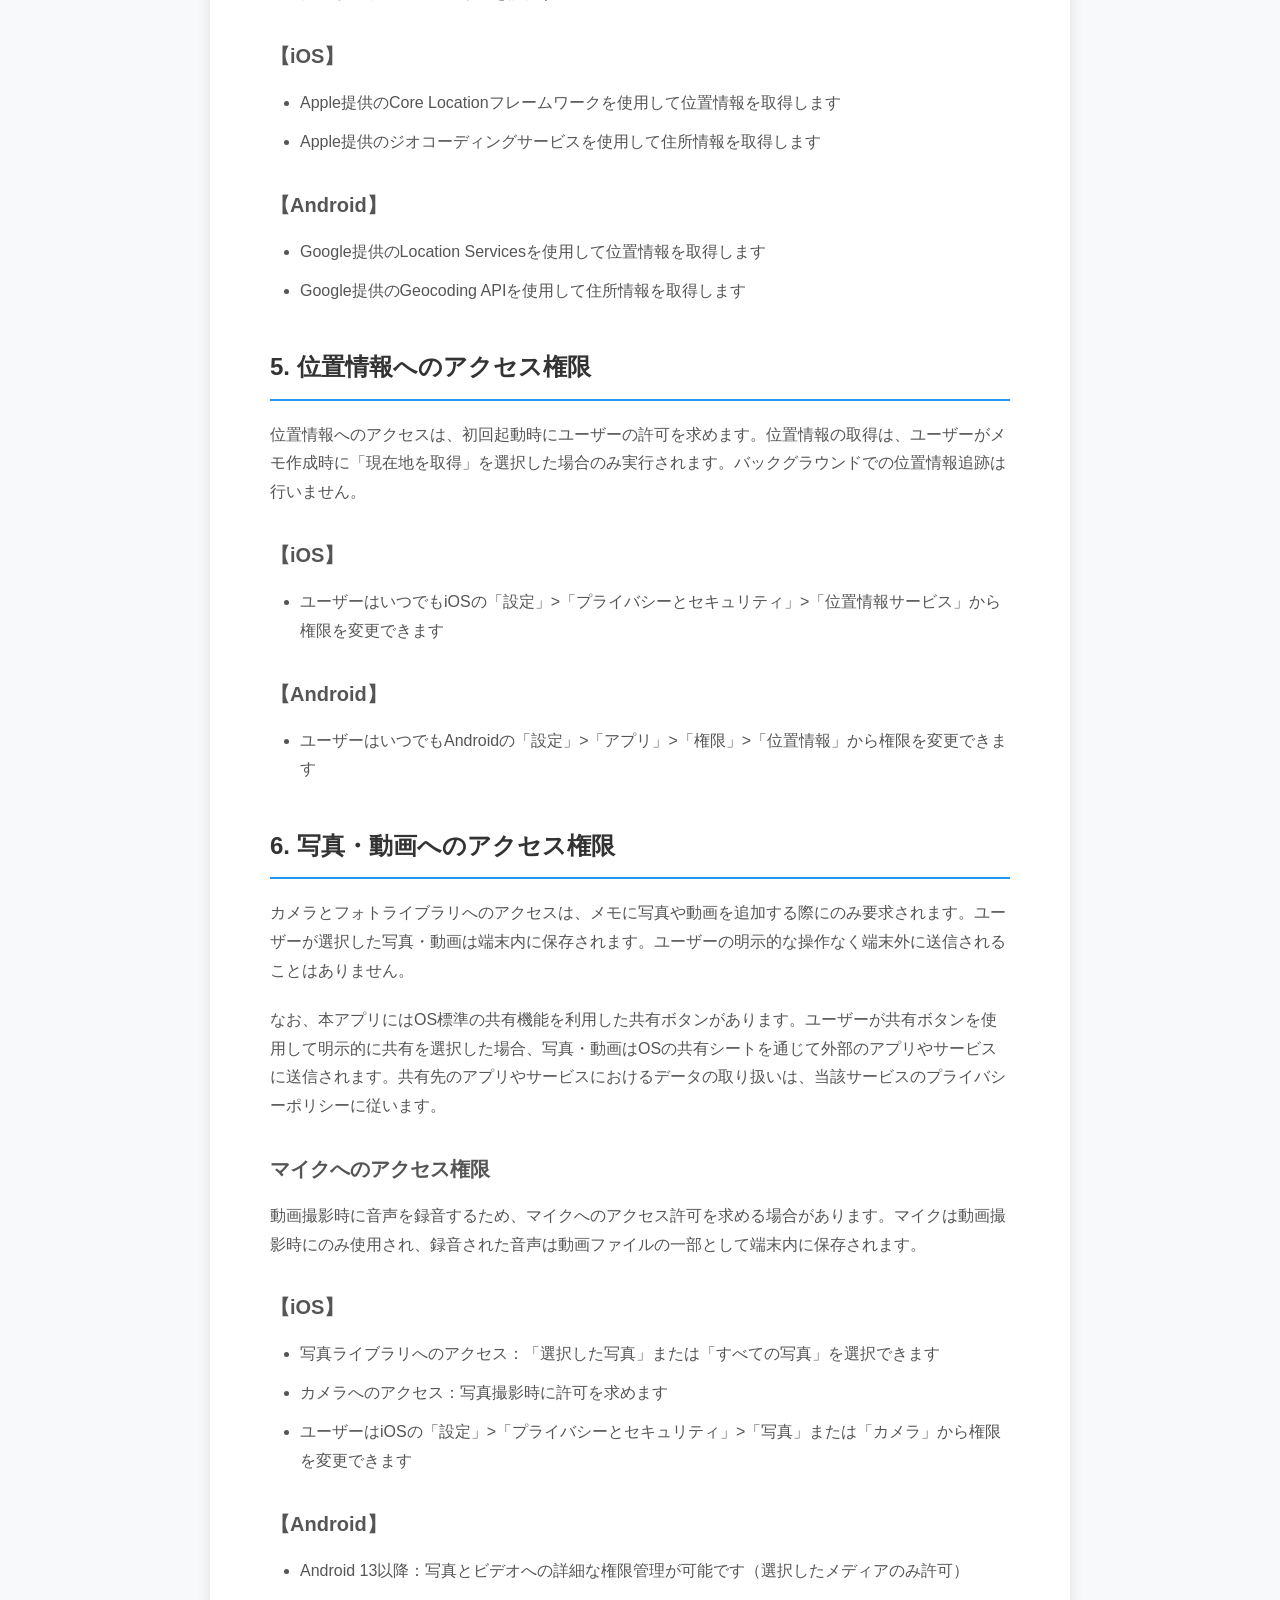
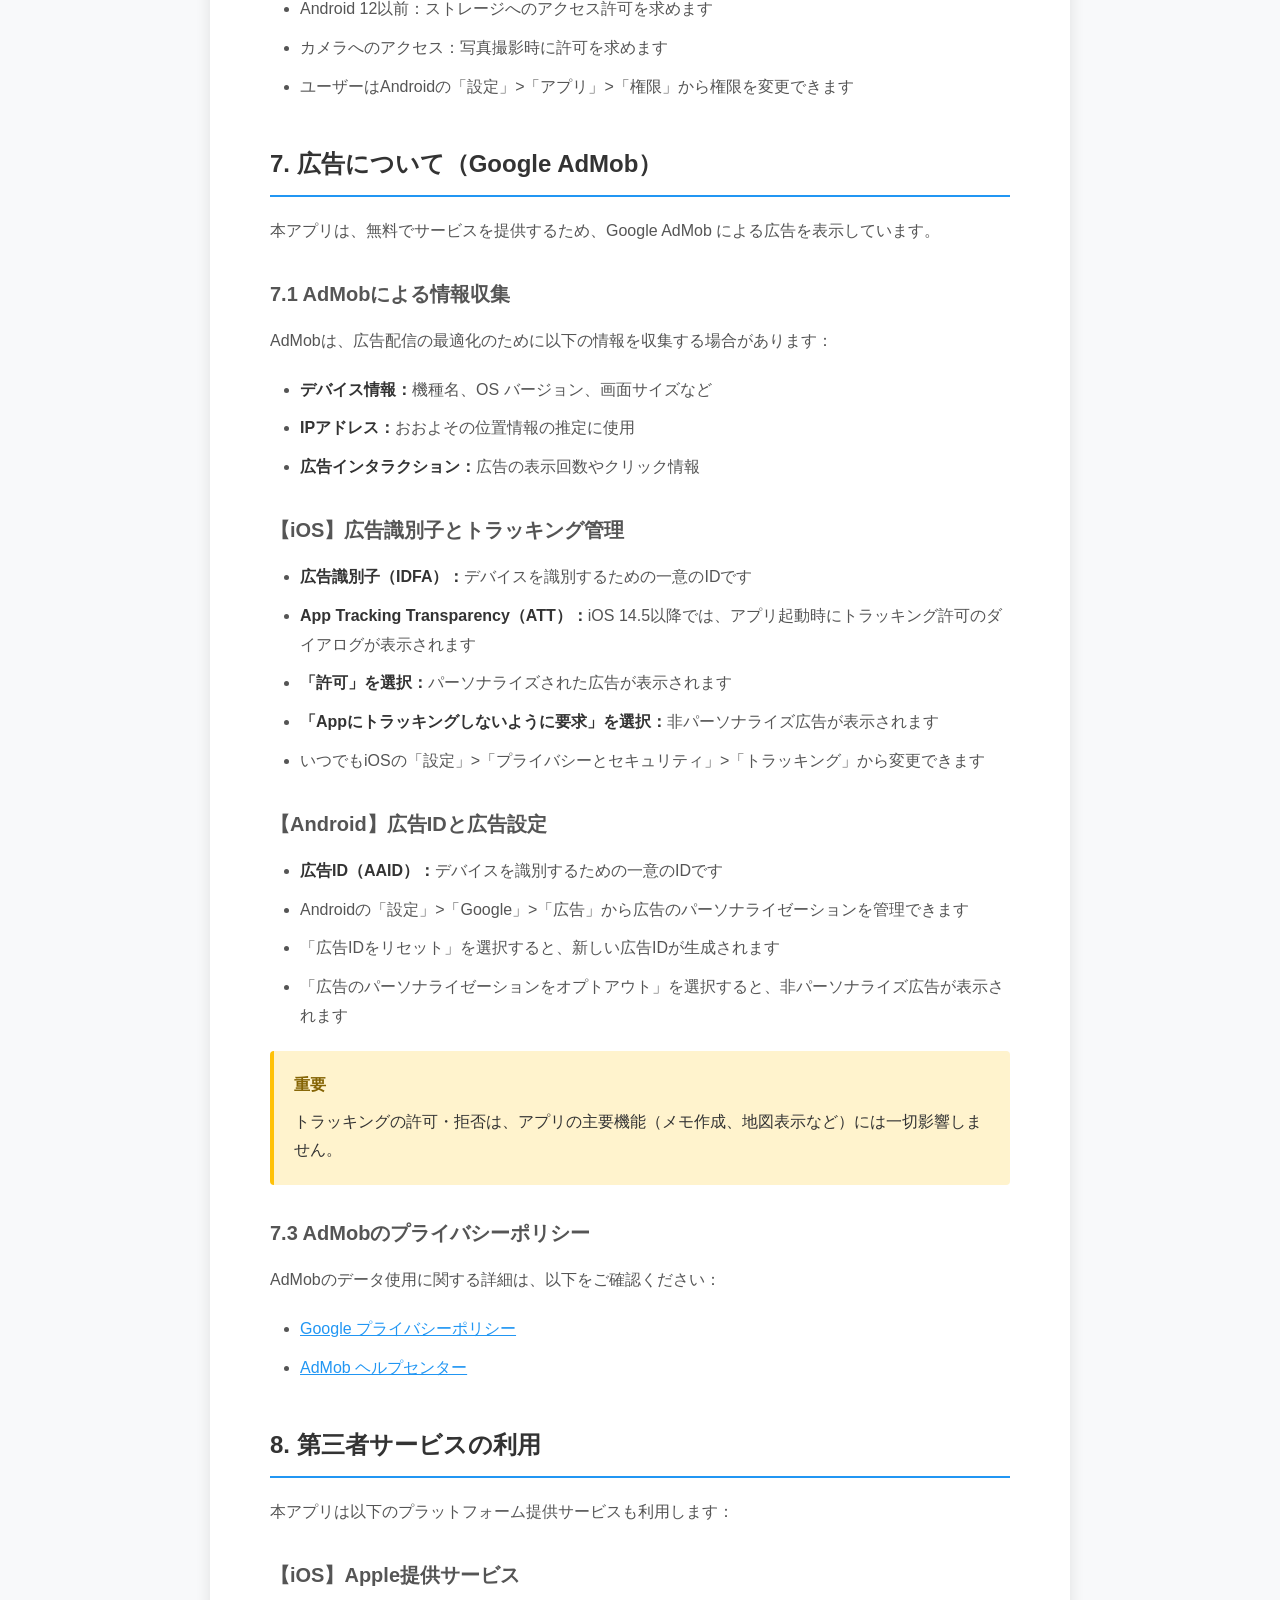
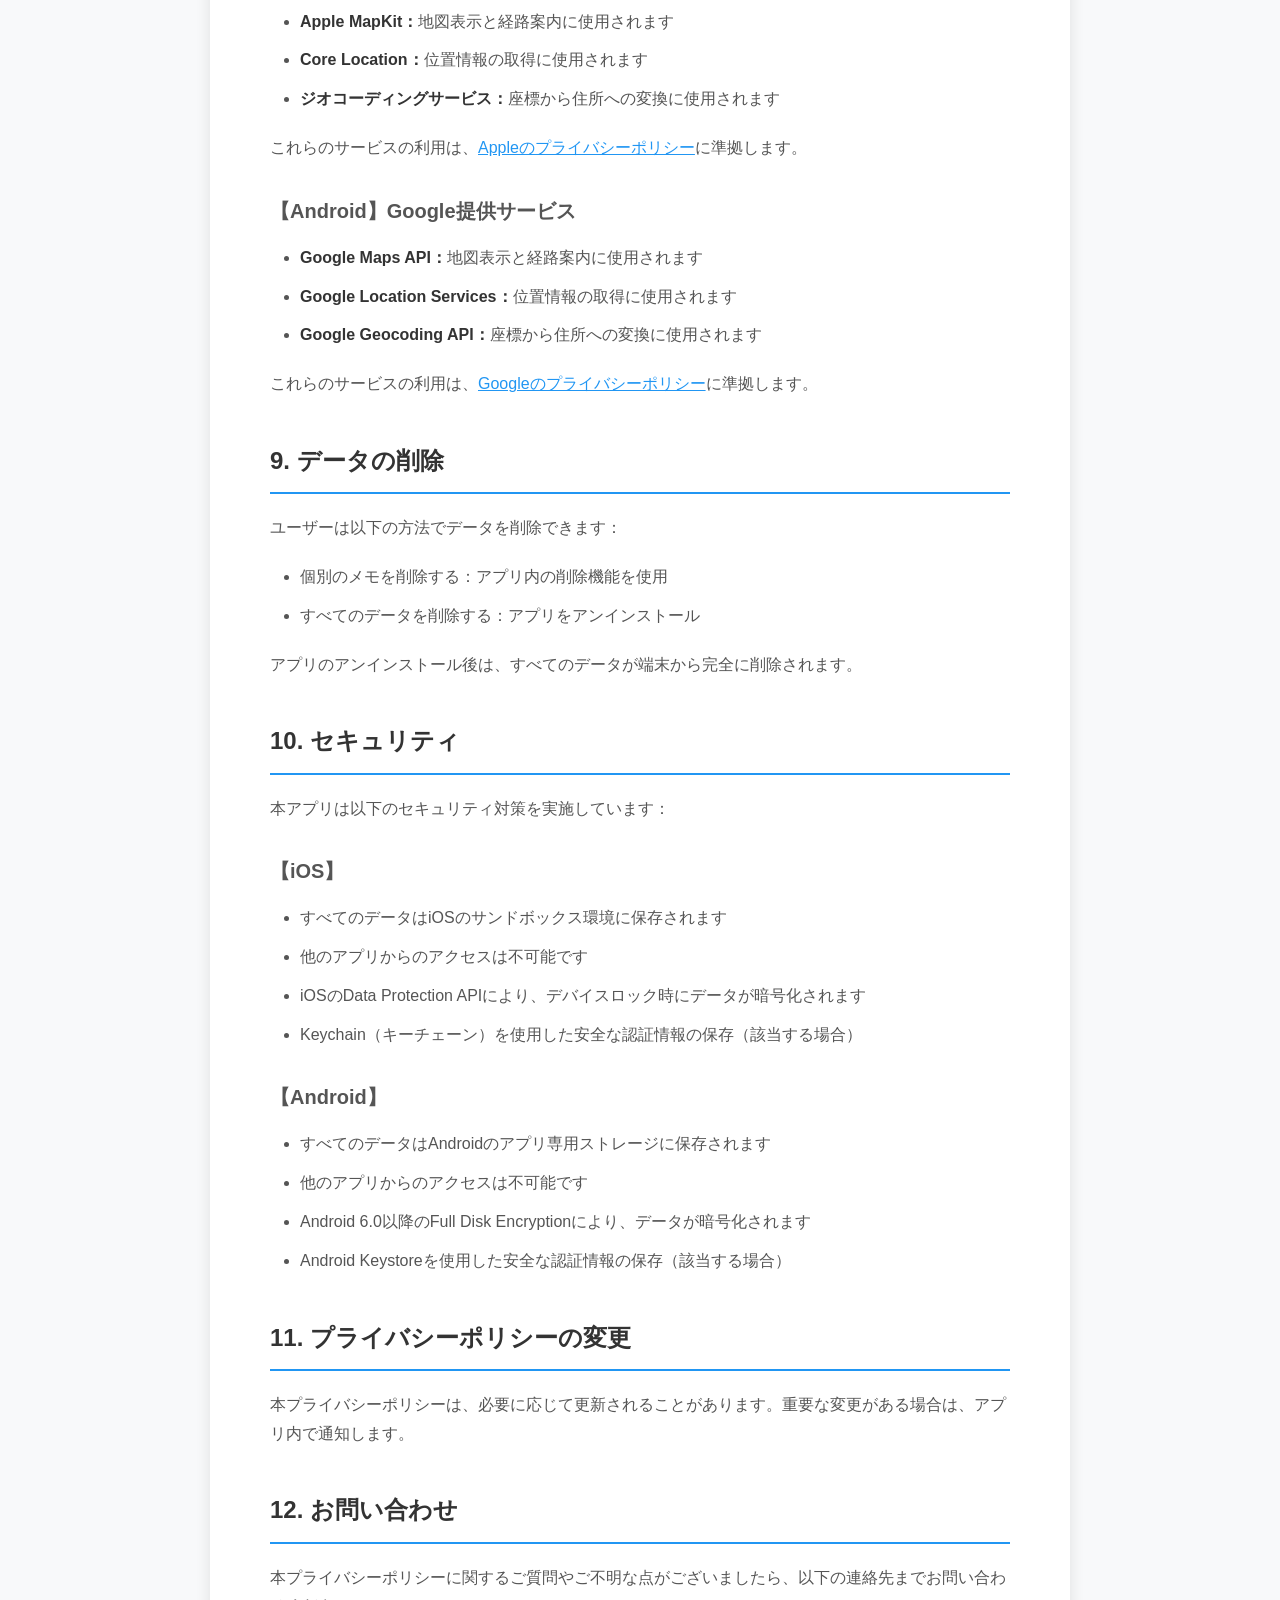
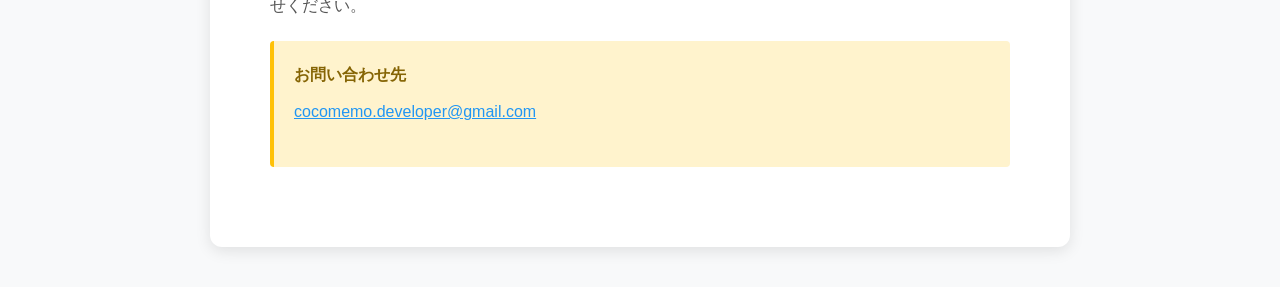
<file: privacy.html>
<!DOCTYPE html>
<html lang="ja">

<head>
    <meta charset="UTF-8">
    <meta name="viewport" content="width=device-width, initial-scale=1.0">
    <title>プライバシーポリシー - ココメモ</title>
    <meta name="description" content="ココメモのプライバシーポリシー。位置情報・写真データの取り扱い、広告表示、セキュリティについて説明します。">
    <meta name="robots" content="index, follow">
    <link rel="stylesheet" href="common.css">
</head>

<body>
    <!-- メインコンテンツ -->
    <main id="main">
        <div class="container">
            <div class="content">
                <h1>プライバシーポリシー</h1>
                <p class="last-updated">最終更新日: 2026年3月2日</p>

                <!-- 目次 -->
                <nav class="toc" aria-label="目次">
                    <h2>目次</h2>
                    <ul>
                        <li><a href="#sec1">1. 対応プラットフォーム</a></li>
                        <li><a href="#sec2">2. 収集する情報</a></li>
                        <li><a href="#sec3">3. 情報の保存場所</a></li>
                        <li><a href="#sec4">4. 位置情報の使用目的</a></li>
                        <li><a href="#sec5">5. 位置情報へのアクセス権限</a></li>
                        <li><a href="#sec6">6. 写真・動画へのアクセス権限</a></li>
                        <li><a href="#sec7">7. 広告について（Google AdMob）</a></li>
                        <li><a href="#sec8">8. 第三者サービスの利用</a></li>
                        <li><a href="#sec9">9. データの削除</a></li>
                        <li><a href="#sec10">10. セキュリティ</a></li>
                        <li><a href="#sec11">11. プライバシーポリシーの変更</a></li>
                        <li><a href="#sec12">12. お問い合わせ</a></li>
                    </ul>
                </nav>

                <p>ココメモ（以下「本アプリ」）は、ユーザーの皆様のプライバシーを尊重し、個人情報の保護に最大限の注意を払っています。本プライバシーポリシーでは、本アプリがどのように情報を収集、使用、保護するかについて説明します。</p>

                <h2 id="sec1">1. 対応プラットフォーム</h2>
                <p>本アプリは、iOSとAndroidの両方を提供しており、それぞれのプラットフォームに応じたプライバシー保護の仕組みを実装しています。</p>

                <h3>【iOS】</h3>
                <ul>
                    <li>Apple Inc.のプライバシーガイドラインに準拠しています</li>
                    <li>App Tracking Transparency（ATT）フレームワークを実装しています</li>
                    <li>iOS 14.0以降に対応しています</li>
                </ul>

                <h3>【Android】</h3>
                <ul>
                    <li>Google LLCのプライバシーポリシーに準拠しています</li>
                    <li>Android 13以降の権限管理システムに対応しています</li>
                    <li>Android 6.0（API level 23）以降に対応しています</li>
                </ul>

                <p>以下の説明において、プラットフォーム固有の内容については【iOS】【Android】と明記しています。</p>

                <h2 id="sec2">2. 収集する情報</h2>
                <p>本アプリは以下の情報を収集します：</p>
                <ul>
                    <li><strong>位置情報：</strong>ユーザーが明示的に記録を選択した場合のみ、GPS座標（緯度・経度）を取得します</li>
                    <li><strong>写真・動画：</strong>ユーザーが選択した写真および動画のみを保存します</li>
                    <li><strong>テキスト情報：</strong>ユーザーが入力したタイトル、メモ、タグ</li>
                    <li><strong>住所情報：</strong>位置情報から逆ジオコーディングにより取得した住所</li>
                </ul>
                <p>また、本アプリにはメモのテキストや住所をクリップボードにコピーする機能があります。コピーされたデータは端末のクリップボードに保存され、ユーザーが他のアプリで貼り付ける際に使用できます。クリップボードへのコピーは外部への送信には該当しません。</p>

                <h2 id="sec3">3. 情報の保存場所</h2>
                <p>本アプリで作成されたすべてのデータは、ユーザーの端末内にローカル保存されます。以下の点を保証します：</p>
                <ul>
                    <li>外部サーバーへのデータ送信は一切行いません</li>
                    <li>第三者とのデータ共有は行いません</li>
                    <li>ユーザーのデータは完全にプライベートです</li>
                    <li>インターネット接続なしでも主要機能は動作します（ただし、地図表示やアプリの更新確認にはインターネット接続が必要です）</li>
                </ul>

                <h3>アプリの更新について</h3>
                <p>本アプリは、機能改善や不具合修正のため、起動時にアプリの更新を確認する場合があります。この際、更新の有無を確認するためにサーバーと通信が発生しますが、ユーザーの個人データが送信されることはありません。</p>

                <h3>【iOS】</h3>
                <ul>
                    <li>データはアプリのサンドボックス内に保存されます</li>
                    <li>他のアプリからのアクセスは不可能です</li>
                    <li>iOSのセキュリティ機能により保護されます</li>
                </ul>

                <h3>【Android】</h3>
                <ul>
                    <li>データはアプリの内部ストレージに保存されます</li>
                    <li>他のアプリからのアクセスは不可能です</li>
                    <li>Androidのセキュリティ機能により保護されます</li>
                </ul>

                <h2 id="sec4">4. 位置情報の使用目的</h2>
                <p>位置情報は以下の目的でのみ使用されます：</p>
                <ul>
                    <li>ユーザーが選択した場所にメモを記録するため</li>
                    <li>地図上にメモの位置を表示するため</li>
                    <li>保存した場所への経路案内を提供するため</li>
                </ul>

                <h3>【iOS】</h3>
                <ul>
                    <li>Apple提供のCore Locationフレームワークを使用して位置情報を取得します</li>
                    <li>Apple提供のジオコーディングサービスを使用して住所情報を取得します</li>
                </ul>

                <h3>【Android】</h3>
                <ul>
                    <li>Google提供のLocation Servicesを使用して位置情報を取得します</li>
                    <li>Google提供のGeocoding APIを使用して住所情報を取得します</li>
                </ul>

                <h2 id="sec5">5. 位置情報へのアクセス権限</h2>
                <p>位置情報へのアクセスは、初回起動時にユーザーの許可を求めます。位置情報の取得は、ユーザーがメモ作成時に「現在地を取得」を選択した場合のみ実行されます。バックグラウンドでの位置情報追跡は行いません。</p>

                <h3>【iOS】</h3>
                <ul>
                    <li>ユーザーはいつでもiOSの「設定」>「プライバシーとセキュリティ」>「位置情報サービス」から権限を変更できます</li>
                </ul>

                <h3>【Android】</h3>
                <ul>
                    <li>ユーザーはいつでもAndroidの「設定」>「アプリ」>「権限」>「位置情報」から権限を変更できます</li>
                </ul>

                <h2 id="sec6">6. 写真・動画へのアクセス権限</h2>
                <p>カメラとフォトライブラリへのアクセスは、メモに写真や動画を追加する際にのみ要求されます。ユーザーが選択した写真・動画は端末内に保存されます。ユーザーの明示的な操作なく端末外に送信されることはありません。</p>
                <p>なお、本アプリにはOS標準の共有機能を利用した共有ボタンがあります。ユーザーが共有ボタンを使用して明示的に共有を選択した場合、写真・動画はOSの共有シートを通じて外部のアプリやサービスに送信されます。共有先のアプリやサービスにおけるデータの取り扱いは、当該サービスのプライバシーポリシーに従います。</p>

                <h3>マイクへのアクセス権限</h3>
                <p>動画撮影時に音声を録音するため、マイクへのアクセス許可を求める場合があります。マイクは動画撮影時にのみ使用され、録音された音声は動画ファイルの一部として端末内に保存されます。</p>

                <h3>【iOS】</h3>
                <ul>
                    <li>写真ライブラリへのアクセス：「選択した写真」または「すべての写真」を選択できます</li>
                    <li>カメラへのアクセス：写真撮影時に許可を求めます</li>
                    <li>ユーザーはiOSの「設定」>「プライバシーとセキュリティ」>「写真」または「カメラ」から権限を変更できます</li>
                </ul>

                <h3>【Android】</h3>
                <ul>
                    <li>Android 13以降：写真とビデオへの詳細な権限管理が可能です（選択したメディアのみ許可）</li>
                    <li>Android 12以前：ストレージへのアクセス許可を求めます</li>
                    <li>カメラへのアクセス：写真撮影時に許可を求めます</li>
                    <li>ユーザーはAndroidの「設定」>「アプリ」>「権限」から権限を変更できます</li>
                </ul>

                <h2 id="sec7">7. 広告について（Google AdMob）</h2>
                <p>本アプリは、無料でサービスを提供するため、Google AdMob による広告を表示しています。</p>

                <h3>7.1 AdMobによる情報収集</h3>
                <p>AdMobは、広告配信の最適化のために以下の情報を収集する場合があります：</p>
                <ul>
                    <li><strong>デバイス情報：</strong>機種名、OS バージョン、画面サイズなど</li>
                    <li><strong>IPアドレス：</strong>おおよその位置情報の推定に使用</li>
                    <li><strong>広告インタラクション：</strong>広告の表示回数やクリック情報</li>
                </ul>

                <h3>【iOS】広告識別子とトラッキング管理</h3>
                <ul>
                    <li><strong>広告識別子（IDFA）：</strong>デバイスを識別するための一意のIDです</li>
                    <li><strong>App Tracking Transparency（ATT）：</strong>iOS 14.5以降では、アプリ起動時にトラッキング許可のダイアログが表示されます</li>
                    <li><strong>「許可」を選択：</strong>パーソナライズされた広告が表示されます</li>
                    <li><strong>「Appにトラッキングしないように要求」を選択：</strong>非パーソナライズ広告が表示されます</li>
                    <li>いつでもiOSの「設定」>「プライバシーとセキュリティ」>「トラッキング」から変更できます</li>
                </ul>

                <h3>【Android】広告IDと広告設定</h3>
                <ul>
                    <li><strong>広告ID（AAID）：</strong>デバイスを識別するための一意のIDです</li>
                    <li>Androidの「設定」>「Google」>「広告」から広告のパーソナライゼーションを管理できます</li>
                    <li>「広告IDをリセット」を選択すると、新しい広告IDが生成されます</li>
                    <li>「広告のパーソナライゼーションをオプトアウト」を選択すると、非パーソナライズ広告が表示されます</li>
                </ul>

                <div class="highlight">
                    <strong>重要</strong>
                    トラッキングの許可・拒否は、アプリの主要機能（メモ作成、地図表示など）には一切影響しません。
                </div>

                <h3>7.3 AdMobのプライバシーポリシー</h3>
                <p>AdMobのデータ使用に関する詳細は、以下をご確認ください：</p>
                <ul>
                    <li><a href="https://policies.google.com/privacy">Google プライバシーポリシー</a></li>
                    <li><a href="https://support.google.com/admob/answer/6128543">AdMob ヘルプセンター</a></li>
                </ul>

                <h2 id="sec8">8. 第三者サービスの利用</h2>
                <p>本アプリは以下のプラットフォーム提供サービスも利用します：</p>

                <h3>【iOS】Apple提供サービス</h3>
                <ul>
                    <li><strong>Apple MapKit：</strong>地図表示と経路案内に使用されます</li>
                    <li><strong>Core Location：</strong>位置情報の取得に使用されます</li>
                    <li><strong>ジオコーディングサービス：</strong>座標から住所への変換に使用されます</li>
                </ul>
                <p>これらのサービスの利用は、<a href="https://www.apple.com/jp/privacy/">Appleのプライバシーポリシー</a>に準拠します。</p>

                <h3>【Android】Google提供サービス</h3>
                <ul>
                    <li><strong>Google Maps API：</strong>地図表示と経路案内に使用されます</li>
                    <li><strong>Google Location Services：</strong>位置情報の取得に使用されます</li>
                    <li><strong>Google Geocoding API：</strong>座標から住所への変換に使用されます</li>
                </ul>
                <p>これらのサービスの利用は、<a href="https://policies.google.com/privacy">Googleのプライバシーポリシー</a>に準拠します。</p>

                <h2 id="sec9">9. データの削除</h2>
                <p>ユーザーは以下の方法でデータを削除できます：</p>
                <ul>
                    <li>個別のメモを削除する：アプリ内の削除機能を使用</li>
                    <li>すべてのデータを削除する：アプリをアンインストール</li>
                </ul>
                <p>アプリのアンインストール後は、すべてのデータが端末から完全に削除されます。</p>

                <h2 id="sec10">10. セキュリティ</h2>
                <p>本アプリは以下のセキュリティ対策を実施しています：</p>

                <h3>【iOS】</h3>
                <ul>
                    <li>すべてのデータはiOSのサンドボックス環境に保存されます</li>
                    <li>他のアプリからのアクセスは不可能です</li>
                    <li>iOSのData Protection APIにより、デバイスロック時にデータが暗号化されます</li>
                    <li>Keychain（キーチェーン）を使用した安全な認証情報の保存（該当する場合）</li>
                </ul>

                <h3>【Android】</h3>
                <ul>
                    <li>すべてのデータはAndroidのアプリ専用ストレージに保存されます</li>
                    <li>他のアプリからのアクセスは不可能です</li>
                    <li>Android 6.0以降のFull Disk Encryptionにより、データが暗号化されます</li>
                    <li>Android Keystoreを使用した安全な認証情報の保存（該当する場合）</li>
                </ul>

                <h2 id="sec11">11. プライバシーポリシーの変更</h2>
                <p>本プライバシーポリシーは、必要に応じて更新されることがあります。重要な変更がある場合は、アプリ内で通知します。</p>

                <h2 id="sec12">12. お問い合わせ</h2>
                <p>本プライバシーポリシーに関するご質問やご不明な点がございましたら、以下の連絡先までお問い合わせください。</p>
                <div class="highlight">
                    <strong>お問い合わせ先</strong>
                    <p><a href="mailto:cocomemo.developer@gmail.com">cocomemo.developer@gmail.com</a></p>
                </div>
            </div>
        </div>
    </main>
</body>

</html>
</file>
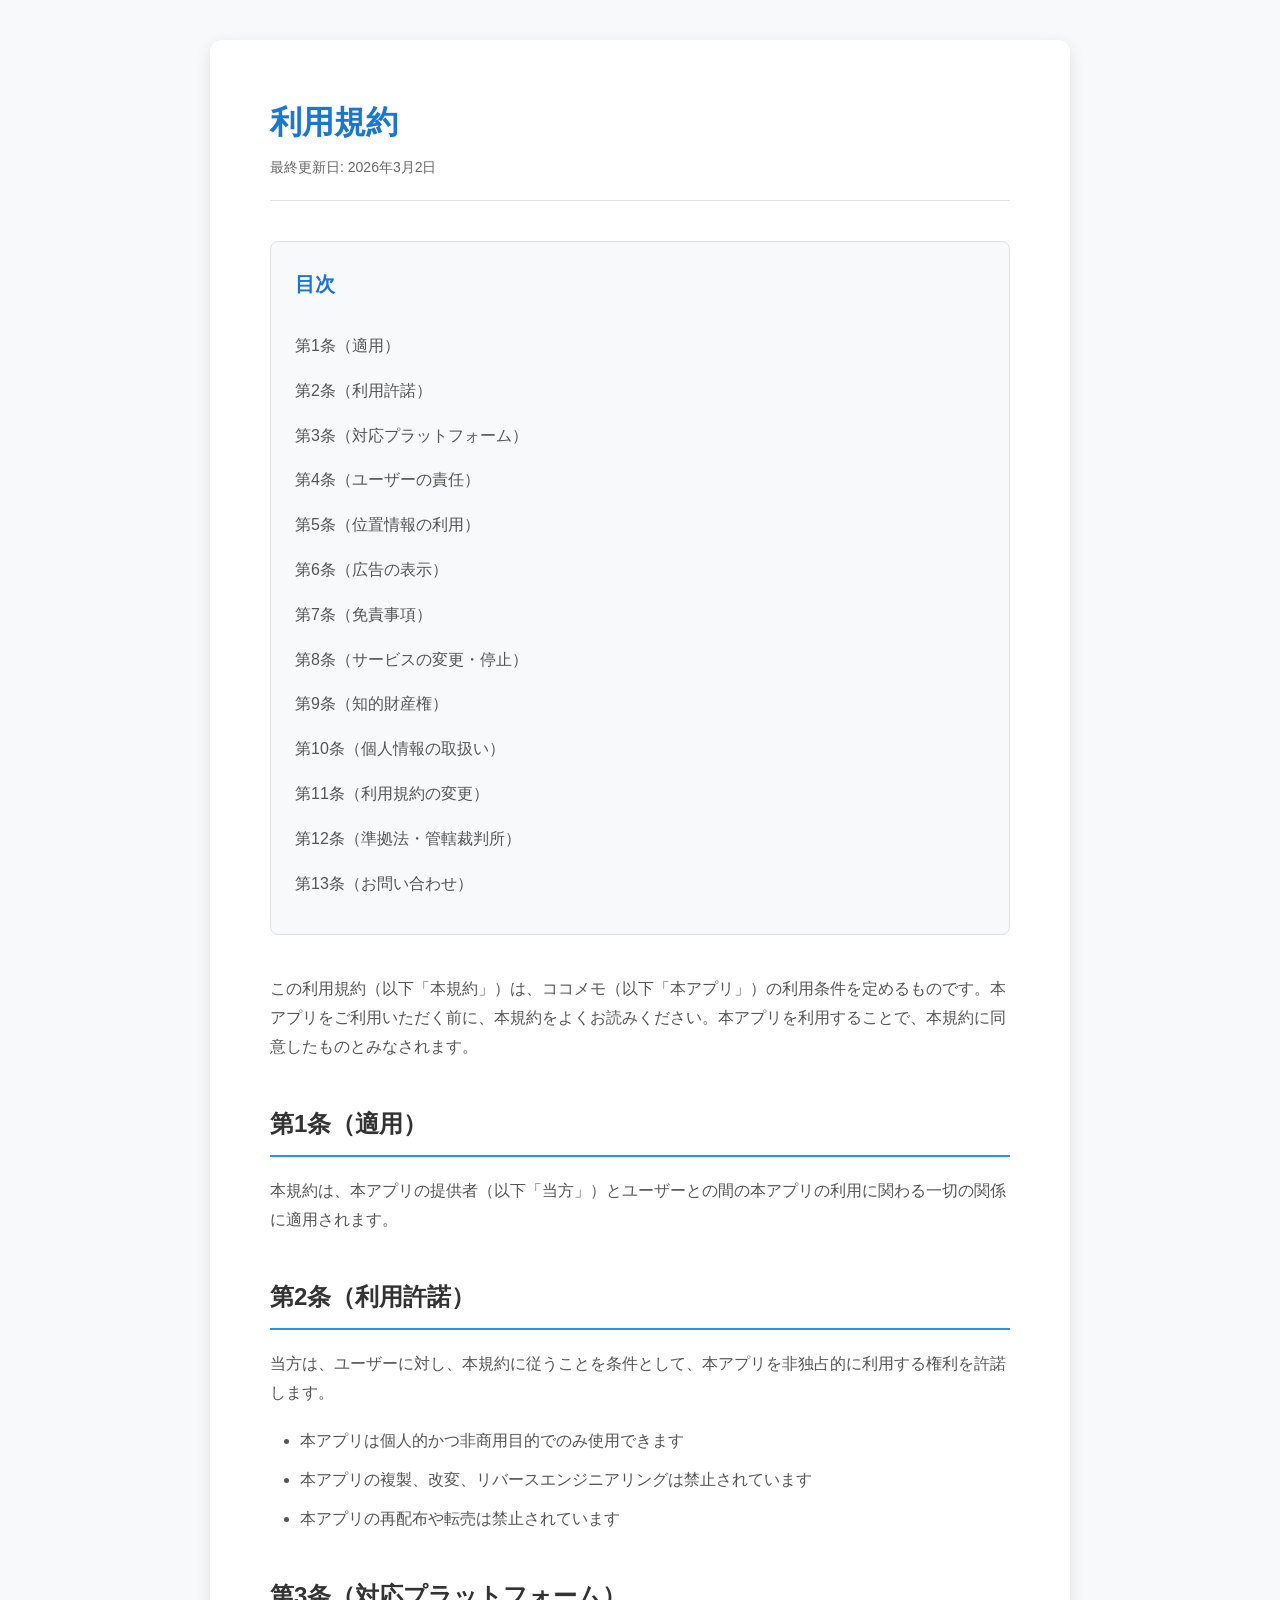
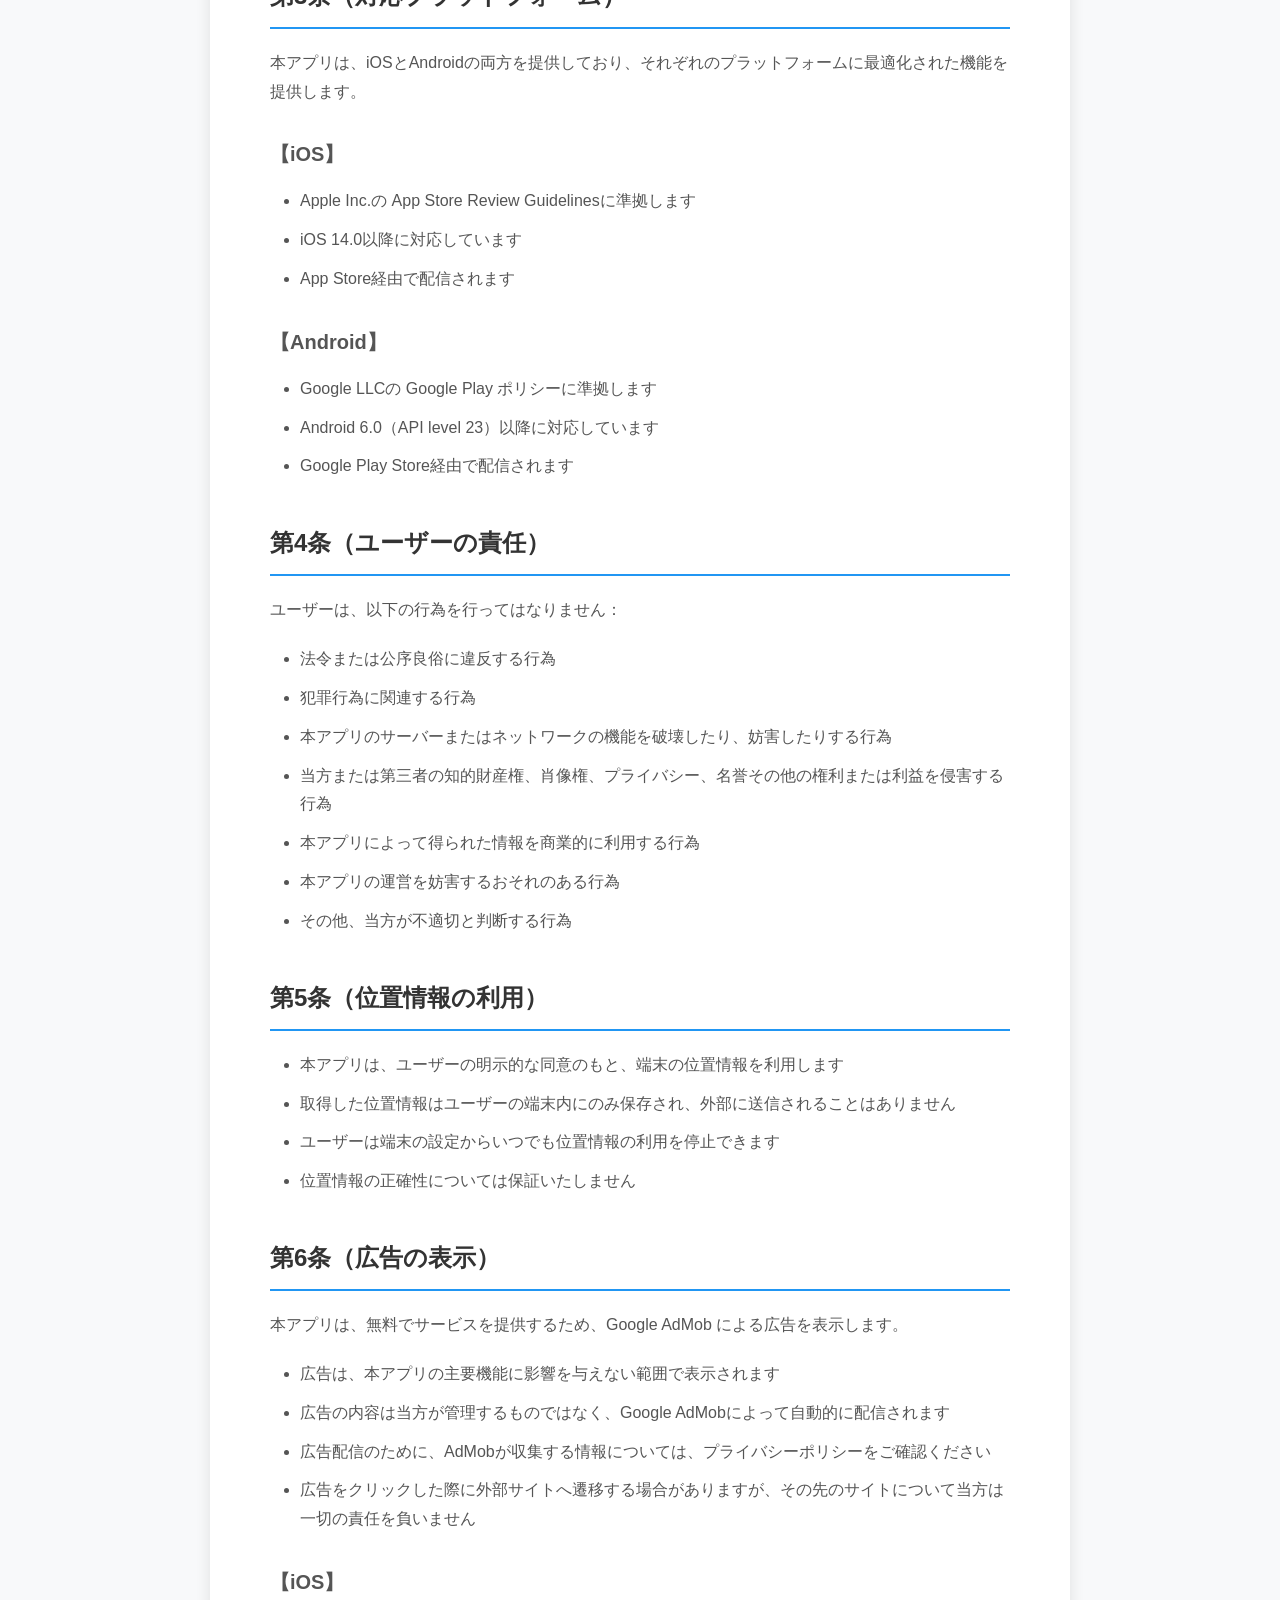
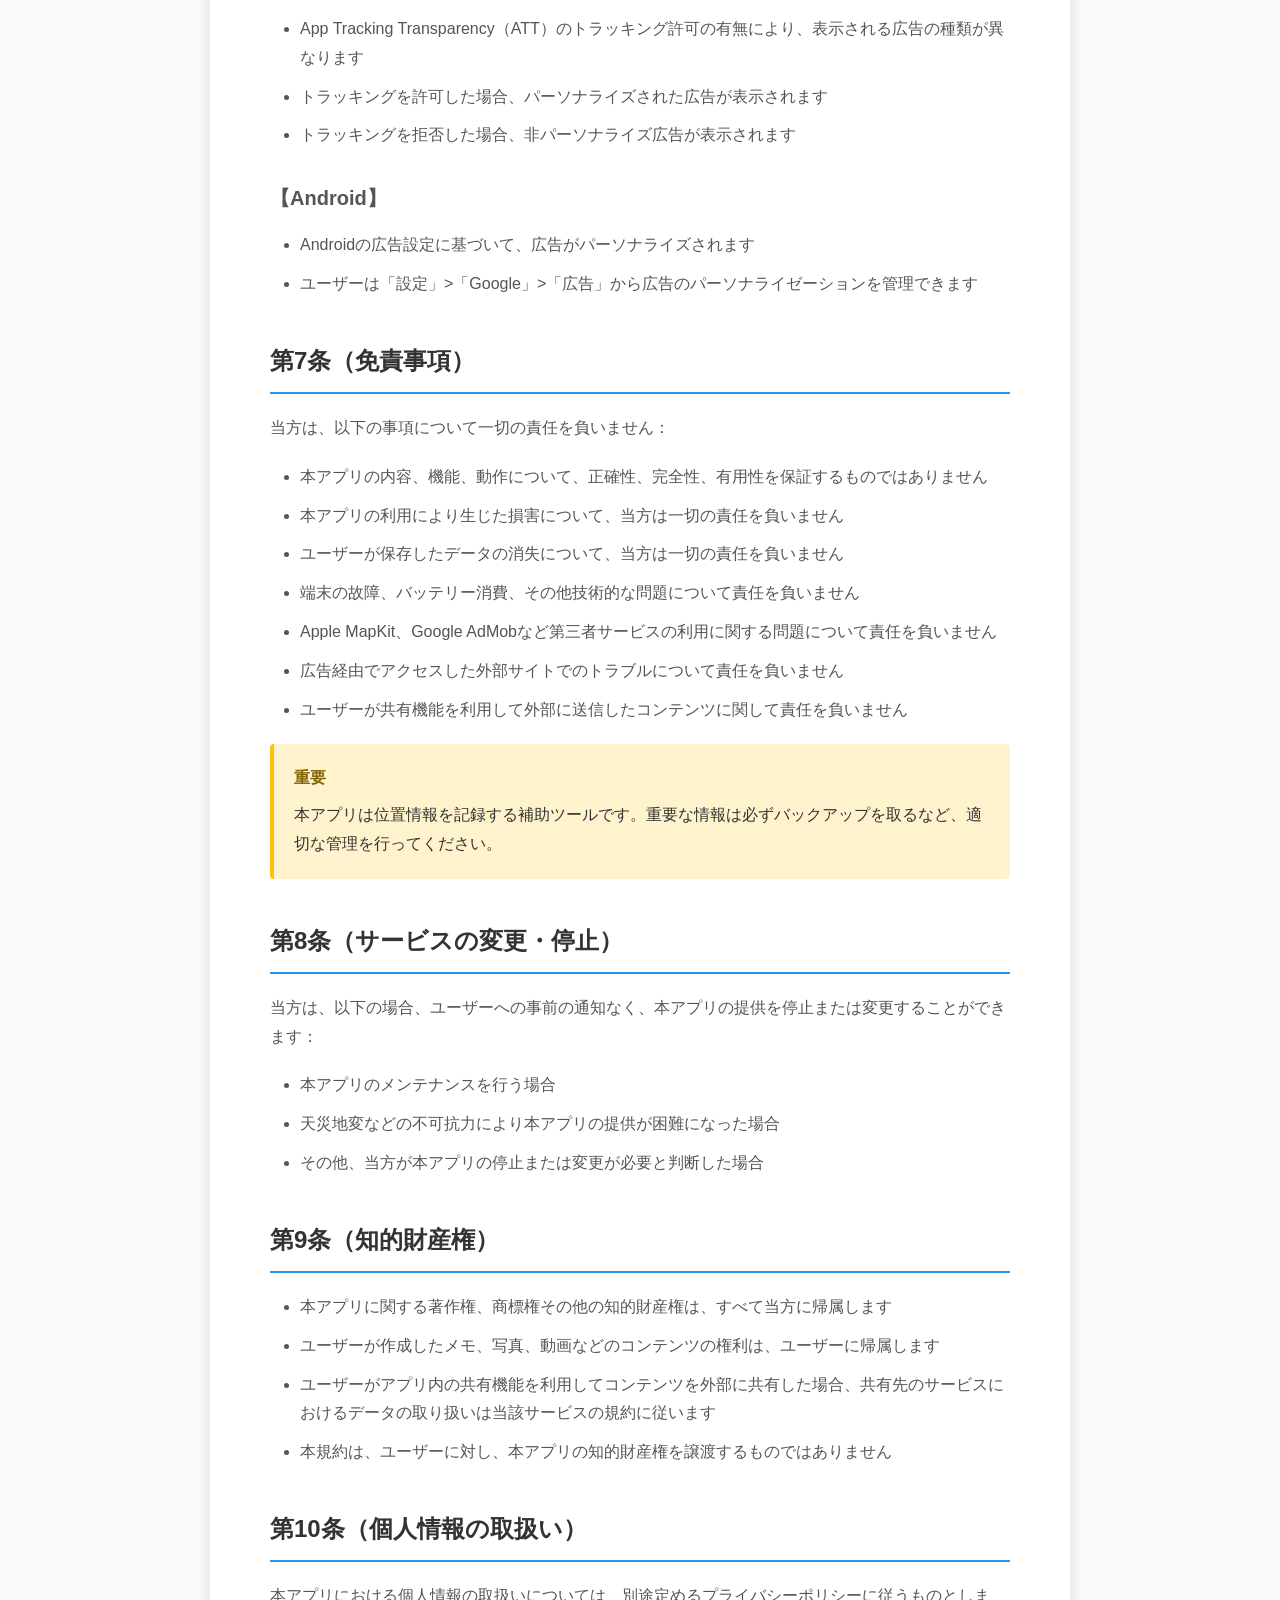
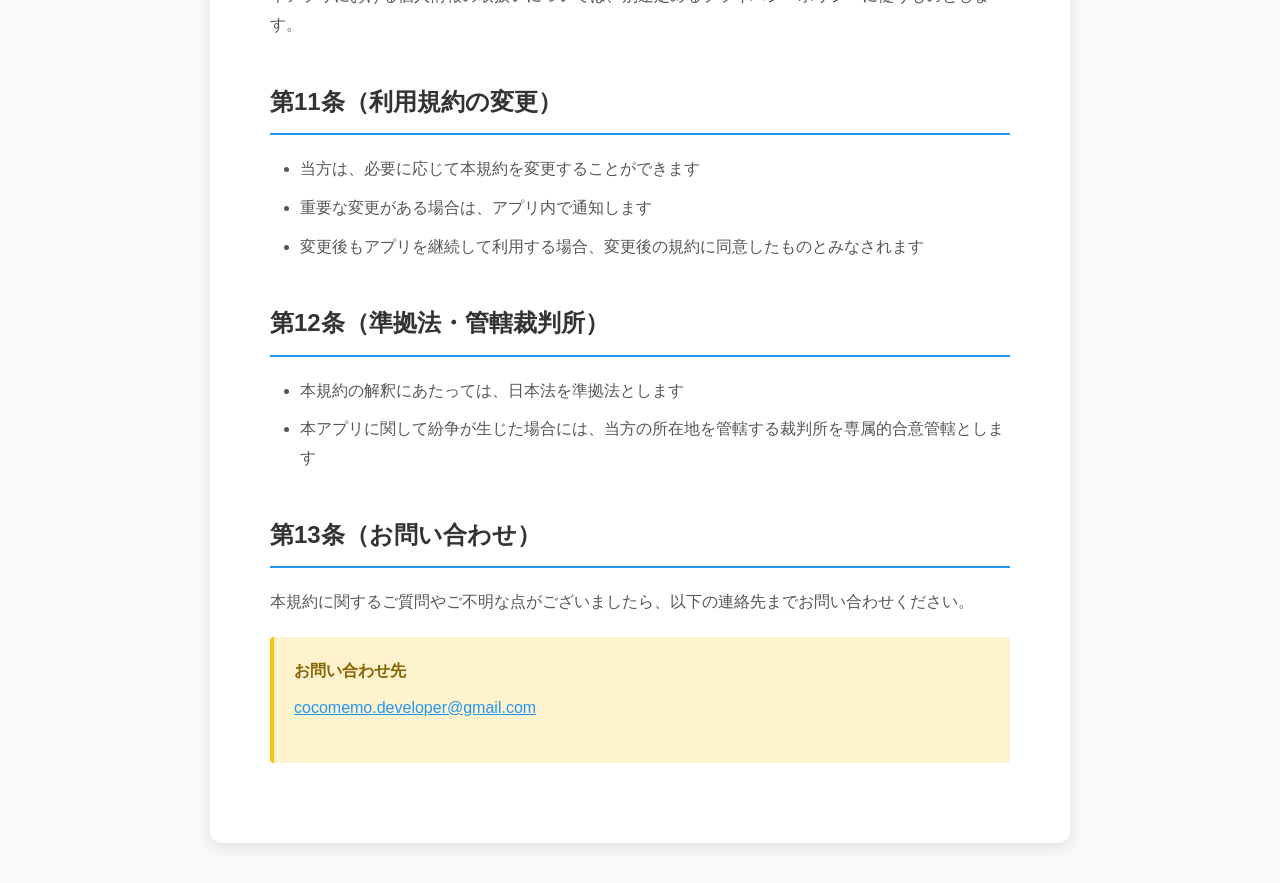
<file: terms.html>
<!DOCTYPE html>
<html lang="ja">

<head>
    <meta charset="UTF-8">
    <meta name="viewport" content="width=device-width, initial-scale=1.0">
    <title>利用規約 - ココメモ</title>
    <meta name="description" content="ココメモの利用規約。アプリの利用条件、位置情報の利用、広告表示、免責事項について説明します。">
    <meta name="robots" content="index, follow">
    <link rel="stylesheet" href="common.css">
</head>

<body>
    <!-- メインコンテンツ -->
    <main id="main">
        <div class="container">
            <div class="content">
                <h1>利用規約</h1>
                <p class="last-updated">最終更新日: 2026年3月2日</p>

                <!-- 目次 -->
                <nav class="toc" aria-label="目次">
                    <h2>目次</h2>
                    <ul>
                        <li><a href="#sec1">第1条（適用）</a></li>
                        <li><a href="#sec2">第2条（利用許諾）</a></li>
                        <li><a href="#sec3">第3条（対応プラットフォーム）</a></li>
                        <li><a href="#sec4">第4条（ユーザーの責任）</a></li>
                        <li><a href="#sec5">第5条（位置情報の利用）</a></li>
                        <li><a href="#sec6">第6条（広告の表示）</a></li>
                        <li><a href="#sec7">第7条（免責事項）</a></li>
                        <li><a href="#sec8">第8条（サービスの変更・停止）</a></li>
                        <li><a href="#sec9">第9条（知的財産権）</a></li>
                        <li><a href="#sec10">第10条（個人情報の取扱い）</a></li>
                        <li><a href="#sec11">第11条（利用規約の変更）</a></li>
                        <li><a href="#sec12">第12条（準拠法・管轄裁判所）</a></li>
                        <li><a href="#sec13">第13条（お問い合わせ）</a></li>
                    </ul>
                </nav>

                <p>この利用規約（以下「本規約」）は、ココメモ（以下「本アプリ」）の利用条件を定めるものです。本アプリをご利用いただく前に、本規約をよくお読みください。本アプリを利用することで、本規約に同意したものとみなされます。</p>

                <h2 id="sec1">第1条（適用）</h2>
                <p>本規約は、本アプリの提供者（以下「当方」）とユーザーとの間の本アプリの利用に関わる一切の関係に適用されます。</p>

                <h2 id="sec2">第2条（利用許諾）</h2>
                <p>当方は、ユーザーに対し、本規約に従うことを条件として、本アプリを非独占的に利用する権利を許諾します。</p>
                <ul>
                    <li>本アプリは個人的かつ非商用目的でのみ使用できます</li>
                    <li>本アプリの複製、改変、リバースエンジニアリングは禁止されています</li>
                    <li>本アプリの再配布や転売は禁止されています</li>
                </ul>

                <h2 id="sec3">第3条（対応プラットフォーム）</h2>
                <p>本アプリは、iOSとAndroidの両方を提供しており、それぞれのプラットフォームに最適化された機能を提供します。</p>

                <h3>【iOS】</h3>
                <ul>
                    <li>Apple Inc.の App Store Review Guidelinesに準拠します</li>
                    <li>iOS 14.0以降に対応しています</li>
                    <li>App Store経由で配信されます</li>
                </ul>

                <h3>【Android】</h3>
                <ul>
                    <li>Google LLCの Google Play ポリシーに準拠します</li>
                    <li>Android 6.0（API level 23）以降に対応しています</li>
                    <li>Google Play Store経由で配信されます</li>
                </ul>

                <h2 id="sec4">第4条（ユーザーの責任）</h2>
                <p>ユーザーは、以下の行為を行ってはなりません：</p>
                <ul>
                    <li>法令または公序良俗に違反する行為</li>
                    <li>犯罪行為に関連する行為</li>
                    <li>本アプリのサーバーまたはネットワークの機能を破壊したり、妨害したりする行為</li>
                    <li>当方または第三者の知的財産権、肖像権、プライバシー、名誉その他の権利または利益を侵害する行為</li>
                    <li>本アプリによって得られた情報を商業的に利用する行為</li>
                    <li>本アプリの運営を妨害するおそれのある行為</li>
                    <li>その他、当方が不適切と判断する行為</li>
                </ul>

                <h2 id="sec5">第5条（位置情報の利用）</h2>
                <ul>
                    <li>本アプリは、ユーザーの明示的な同意のもと、端末の位置情報を利用します</li>
                    <li>取得した位置情報はユーザーの端末内にのみ保存され、外部に送信されることはありません</li>
                    <li>ユーザーは端末の設定からいつでも位置情報の利用を停止できます</li>
                    <li>位置情報の正確性については保証いたしません</li>
                </ul>

                <h2 id="sec6">第6条（広告の表示）</h2>
                <p>本アプリは、無料でサービスを提供するため、Google AdMob による広告を表示します。</p>
                <ul>
                    <li>広告は、本アプリの主要機能に影響を与えない範囲で表示されます</li>
                    <li>広告の内容は当方が管理するものではなく、Google AdMobによって自動的に配信されます</li>
                    <li>広告配信のために、AdMobが収集する情報については、プライバシーポリシーをご確認ください</li>
                    <li>広告をクリックした際に外部サイトへ遷移する場合がありますが、その先のサイトについて当方は一切の責任を負いません</li>
                </ul>

                <h3>【iOS】</h3>
                <ul>
                    <li>App Tracking Transparency（ATT）のトラッキング許可の有無により、表示される広告の種類が異なります</li>
                    <li>トラッキングを許可した場合、パーソナライズされた広告が表示されます</li>
                    <li>トラッキングを拒否した場合、非パーソナライズ広告が表示されます</li>
                </ul>

                <h3>【Android】</h3>
                <ul>
                    <li>Androidの広告設定に基づいて、広告がパーソナライズされます</li>
                    <li>ユーザーは「設定」>「Google」>「広告」から広告のパーソナライゼーションを管理できます</li>
                </ul>

                <h2 id="sec7">第7条（免責事項）</h2>
                <p>当方は、以下の事項について一切の責任を負いません：</p>
                <ul>
                    <li>本アプリの内容、機能、動作について、正確性、完全性、有用性を保証するものではありません</li>
                    <li>本アプリの利用により生じた損害について、当方は一切の責任を負いません</li>
                    <li>ユーザーが保存したデータの消失について、当方は一切の責任を負いません</li>
                    <li>端末の故障、バッテリー消費、その他技術的な問題について責任を負いません</li>
                    <li>Apple MapKit、Google AdMobなど第三者サービスの利用に関する問題について責任を負いません</li>
                    <li>広告経由でアクセスした外部サイトでのトラブルについて責任を負いません</li>
                    <li>ユーザーが共有機能を利用して外部に送信したコンテンツに関して責任を負いません</li>
                </ul>

                <div class="highlight">
                    <strong>重要</strong>
                    本アプリは位置情報を記録する補助ツールです。重要な情報は必ずバックアップを取るなど、適切な管理を行ってください。
                </div>

                <h2 id="sec8">第8条（サービスの変更・停止）</h2>
                <p>当方は、以下の場合、ユーザーへの事前の通知なく、本アプリの提供を停止または変更することができます：</p>
                <ul>
                    <li>本アプリのメンテナンスを行う場合</li>
                    <li>天災地変などの不可抗力により本アプリの提供が困難になった場合</li>
                    <li>その他、当方が本アプリの停止または変更が必要と判断した場合</li>
                </ul>

                <h2 id="sec9">第9条（知的財産権）</h2>
                <ul>
                    <li>本アプリに関する著作権、商標権その他の知的財産権は、すべて当方に帰属します</li>
                    <li>ユーザーが作成したメモ、写真、動画などのコンテンツの権利は、ユーザーに帰属します</li>
                    <li>ユーザーがアプリ内の共有機能を利用してコンテンツを外部に共有した場合、共有先のサービスにおけるデータの取り扱いは当該サービスの規約に従います</li>
                    <li>本規約は、ユーザーに対し、本アプリの知的財産権を譲渡するものではありません</li>
                </ul>

                <h2 id="sec10">第10条（個人情報の取扱い）</h2>
                <p>本アプリにおける個人情報の取扱いについては、別途定めるプライバシーポリシーに従うものとします。</p>

                <h2 id="sec11">第11条（利用規約の変更）</h2>
                <ul>
                    <li>当方は、必要に応じて本規約を変更することができます</li>
                    <li>重要な変更がある場合は、アプリ内で通知します</li>
                    <li>変更後もアプリを継続して利用する場合、変更後の規約に同意したものとみなされます</li>
                </ul>

                <h2 id="sec12">第12条（準拠法・管轄裁判所）</h2>
                <ul>
                    <li>本規約の解釈にあたっては、日本法を準拠法とします</li>
                    <li>本アプリに関して紛争が生じた場合には、当方の所在地を管轄する裁判所を専属的合意管轄とします</li>
                </ul>

                <h2 id="sec13">第13条（お問い合わせ）</h2>
                <p>本規約に関するご質問やご不明な点がございましたら、以下の連絡先までお問い合わせください。</p>
                <div class="highlight">
                    <strong>お問い合わせ先</strong>
                    <p><a href="mailto:cocomemo.developer@gmail.com">cocomemo.developer@gmail.com</a></p>
                </div>
            </div>
        </div>
    </main>
</body>

</html>
</file>
<file: common.css>
/* ========================================
   共通スタイル - ココメモ
   ======================================== */

/* リセット・基本設定 */
* {
    margin: 0;
    padding: 0;
    box-sizing: border-box;
}

html {
    scroll-behavior: smooth;
}

body {
    font-family: -apple-system, BlinkMacSystemFont, 'Segoe UI', 'Helvetica Neue', 'Hiragino Kaku Gothic ProN', 'Hiragino Sans', Meiryo, Arial, sans-serif;
    line-height: 1.8;
    color: #333;
    background: #f8f9fa;
}

/* コンテナ */
.container {
    max-width: 900px;
    margin: 0 auto;
    padding: 0 20px;
}

/* メインコンテンツ */
main {
    min-height: calc(100vh - 200px);
}

.content {
    background: white;
    margin: 40px auto;
    padding: 60px;
    border-radius: 12px;
    box-shadow: 0 4px 15px rgba(0,0,0,0.1);
    animation: fadeIn 0.6s ease-in;
}

@keyframes fadeIn {
    from {
        opacity: 0;
        transform: translateY(20px);
    }
    to {
        opacity: 1;
        transform: translateY(0);
    }
}

/* 見出し */
h1 {
    font-size: 32px;
    margin-bottom: 10px;
    color: #1976d2;
    line-height: 1.4;
}

.last-updated {
    color: #666;
    margin-bottom: 40px;
    font-size: 14px;
    padding-bottom: 20px;
    border-bottom: 1px solid #e0e0e0;
}

h2 {
    font-size: 24px;
    margin-top: 40px;
    margin-bottom: 20px;
    color: #333;
    border-bottom: 2px solid #2196F3;
    padding-bottom: 10px;
    scroll-margin-top: 80px;
}

h3 {
    font-size: 20px;
    margin-top: 30px;
    margin-bottom: 15px;
    color: #555;
    font-weight: 600;
}

/* テキスト */
p {
    margin-bottom: 20px;
    color: #555;
}

ul, ol {
    margin-left: 30px;
    margin-bottom: 20px;
}

li {
    margin-bottom: 10px;
    color: #555;
}

strong {
    color: #333;
    font-weight: 600;
}

/* リンク */
a {
    color: #2196F3;
    transition: color 0.2s;
}

a:hover {
    color: #1565c0;
}

a:focus {
    outline: 2px solid #2196F3;
    outline-offset: 2px;
}

/* ハイライトボックス */
.highlight {
    background: #fff3cd;
    padding: 20px;
    border-left: 4px solid #ffc107;
    margin: 20px 0;
    border-radius: 4px;
}

.highlight strong {
    display: block;
    margin-bottom: 8px;
    color: #856404;
}

.highlight ul {
    margin-top: 10px;
}

/* 目次 */
.toc {
    background: #f8f9fa;
    padding: 24px;
    border-radius: 8px;
    margin-bottom: 40px;
    border: 1px solid #e0e0e0;
}

.toc h2 {
    font-size: 20px;
    margin-top: 0;
    margin-bottom: 16px;
    border-bottom: none;
    color: #1976d2;
}

.toc ul {
    list-style: none;
    margin-left: 0;
    margin-bottom: 0;
}

.toc > ul > li {
    margin-bottom: 8px;
}

.toc a {
    text-decoration: none;
    color: #555;
    display: block;
    padding: 4px 0;
    transition: all 0.2s;
}

.toc a:hover {
    color: #2196F3;
    padding-left: 8px;
}

/* レスポンシブデザイン */
@media (max-width: 768px) {
    .content {
        padding: 30px 20px;
        margin: 20px auto;
    }

    h1 {
        font-size: 24px;
    }

    h2 {
        font-size: 20px;
        scroll-margin-top: 70px;
    }

    h3 {
        font-size: 18px;
    }

    .toc {
        padding: 16px;
    }

}

@media (max-width: 480px) {
    .container {
        padding: 0 16px;
    }

    .content {
        padding: 24px 16px;
        margin: 16px auto;
        border-radius: 8px;
    }

    ul, ol {
        margin-left: 20px;
    }
}

/* プリント用スタイル */
@media print {
    body {
        background: white;
    }

    .content {
        box-shadow: none;
        margin: 0;
        padding: 20px;
    }

    a {
        color: #333;
        text-decoration: underline;
    }

    .highlight {
        border: 1px solid #999;
    }
}

/* ダークモード対応 */
@media (prefers-color-scheme: dark) {
    body {
        background: #1a1a1a;
        color: #e0e0e0;
    }

    .content {
        background: #2d2d2d;
        color: #e0e0e0;
    }

    h1, h2, h3 {
        color: #64b5f6;
    }

    p, li {
        color: #c0c0c0;
    }

    .last-updated {
        color: #999;
        border-bottom-color: #444;
    }

    .toc {
        background: #252525;
        border-color: #444;
    }

    .toc a {
        color: #c0c0c0;
    }

    .toc a:hover {
        color: #64b5f6;
    }

    .highlight {
        background: #3a3a1a;
        border-left-color: #ffc107;
    }

    .highlight strong {
        color: #ffd966;
    }

    a {
        color: #64b5f6;
    }

    a:hover {
        color: #90caf9;
    }
}
</file>
